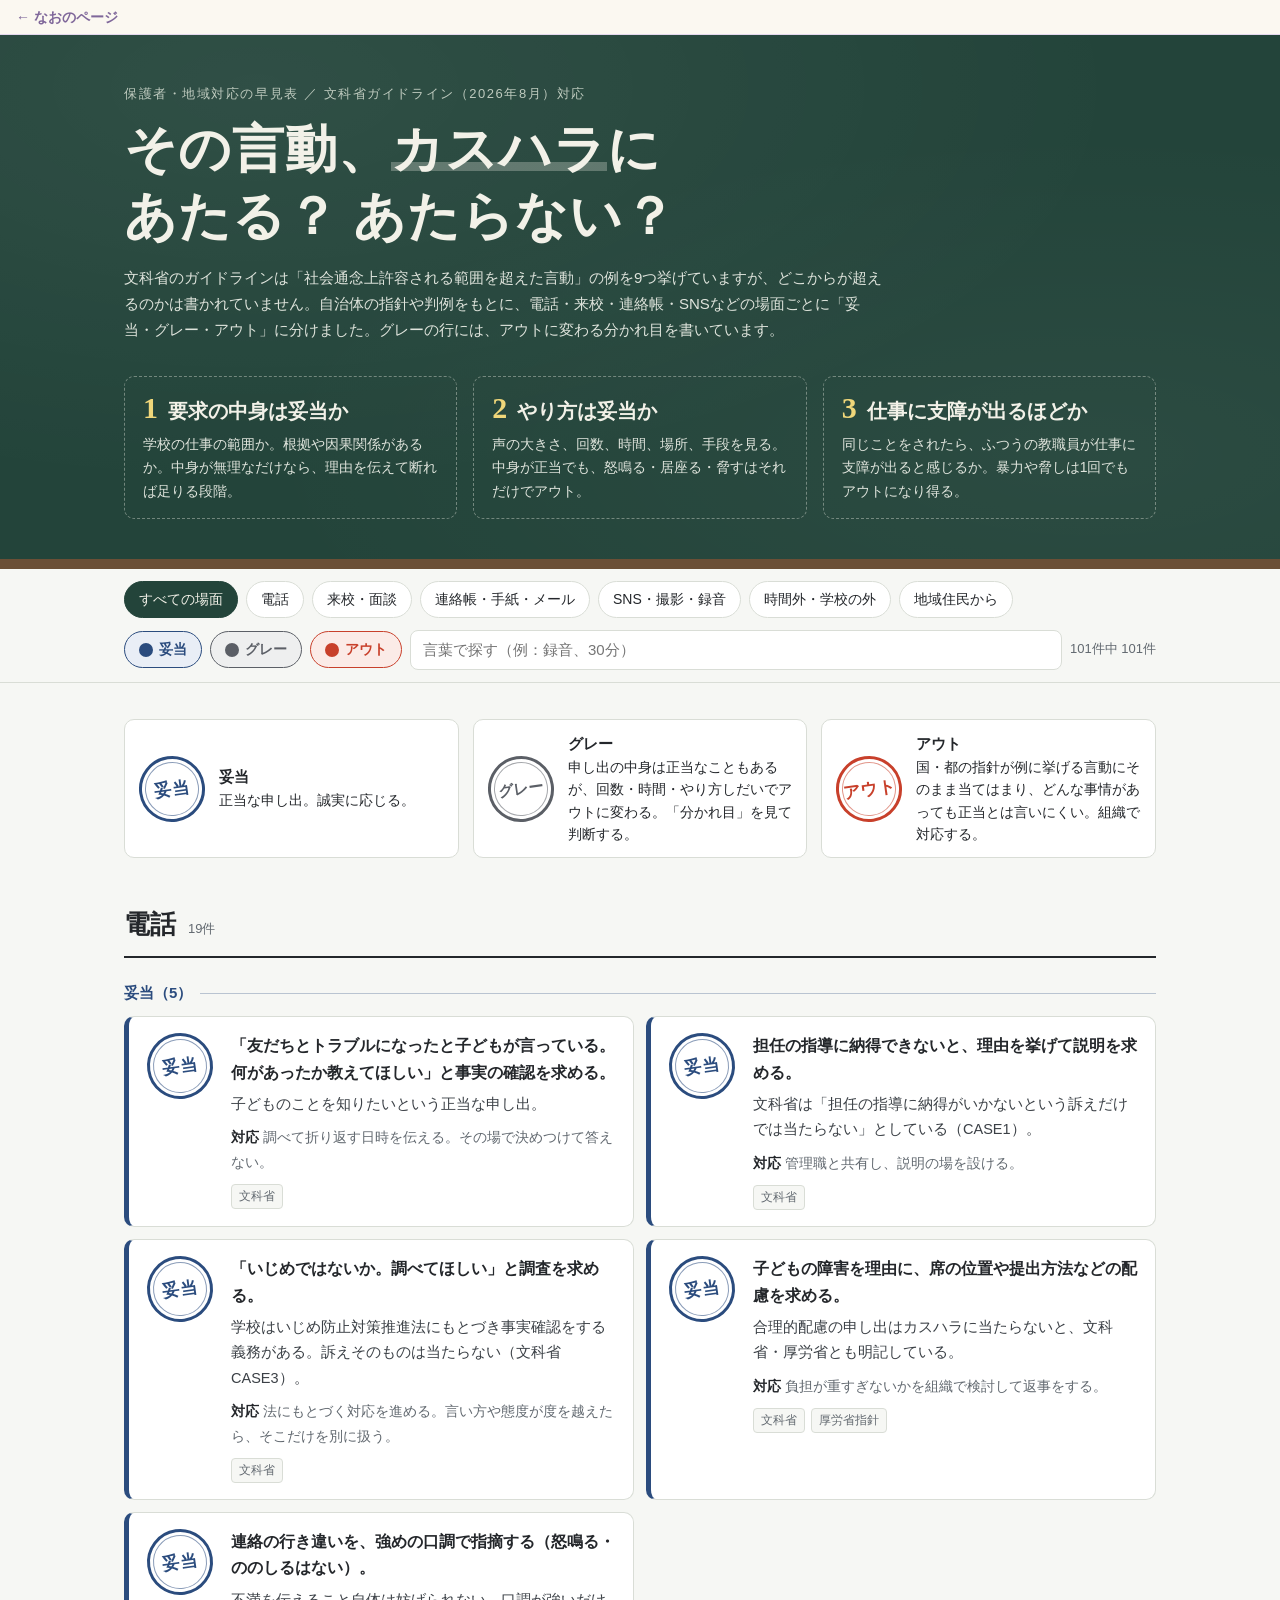
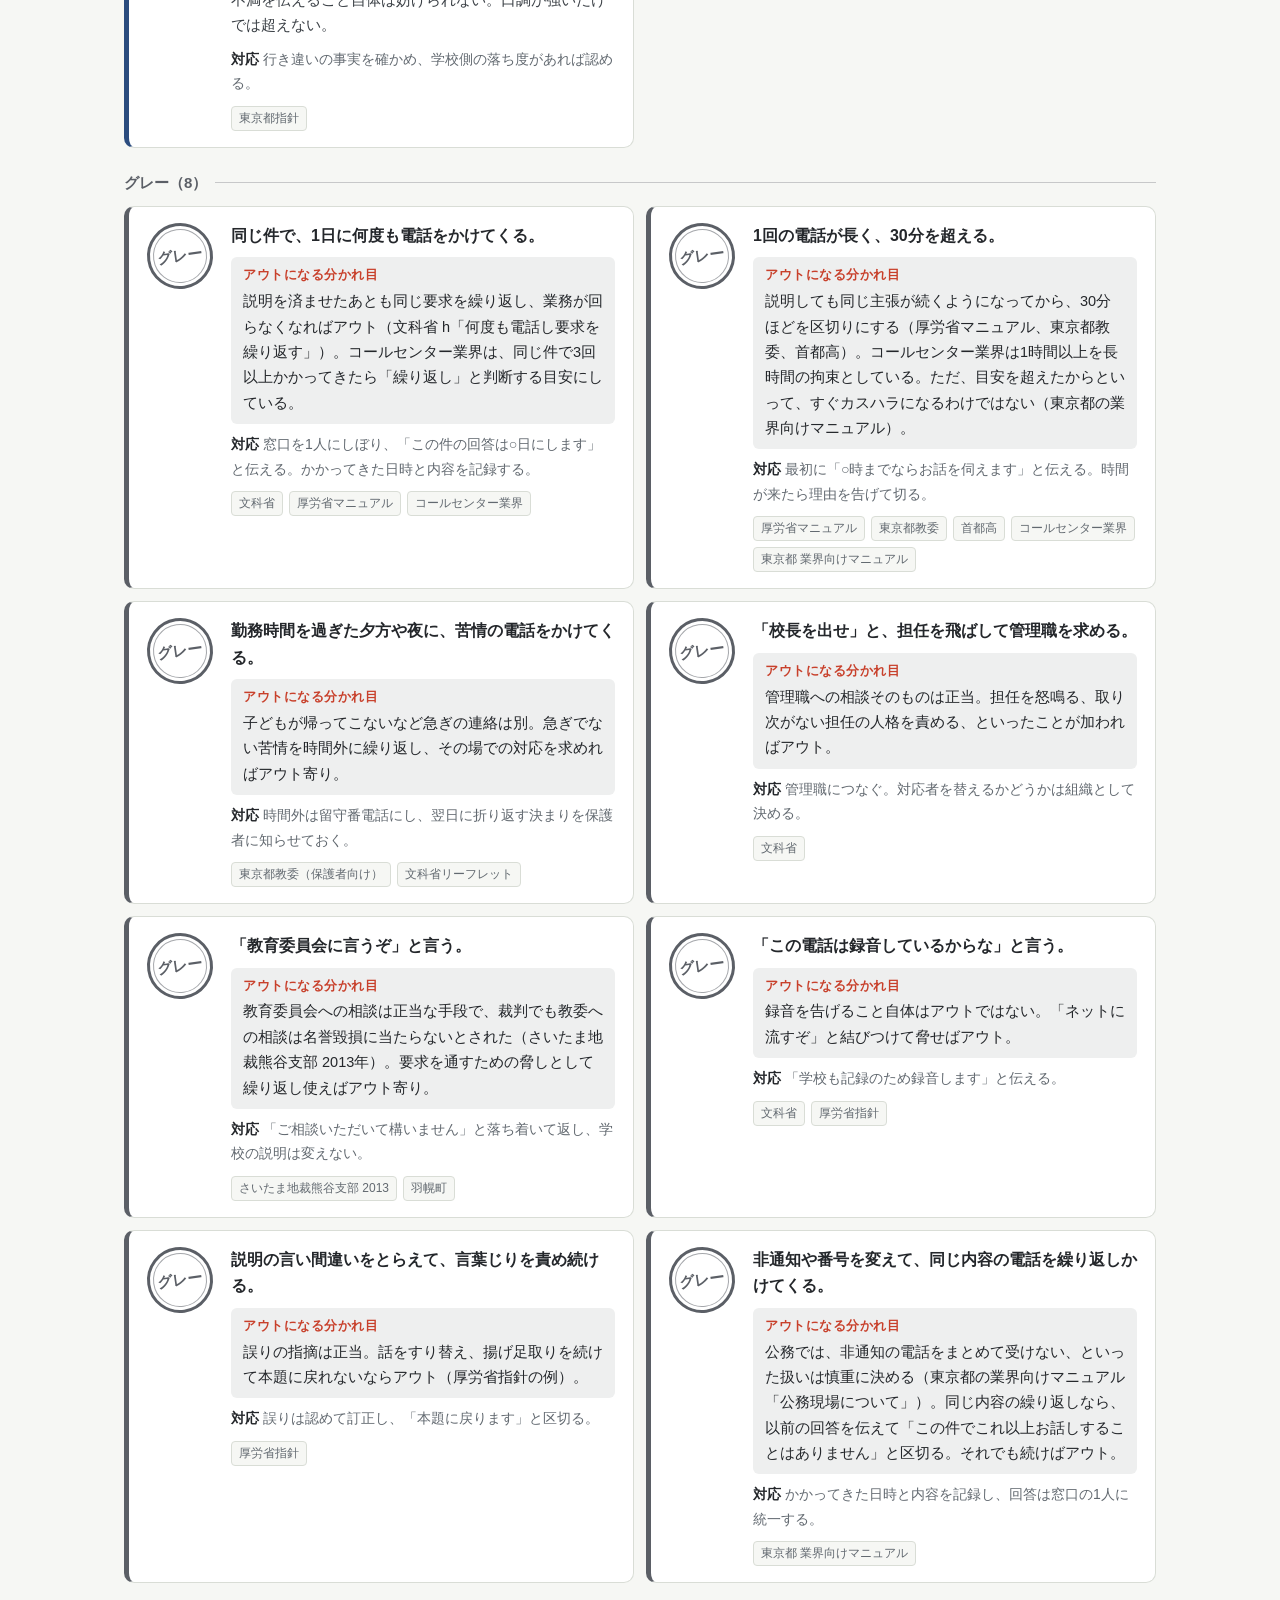
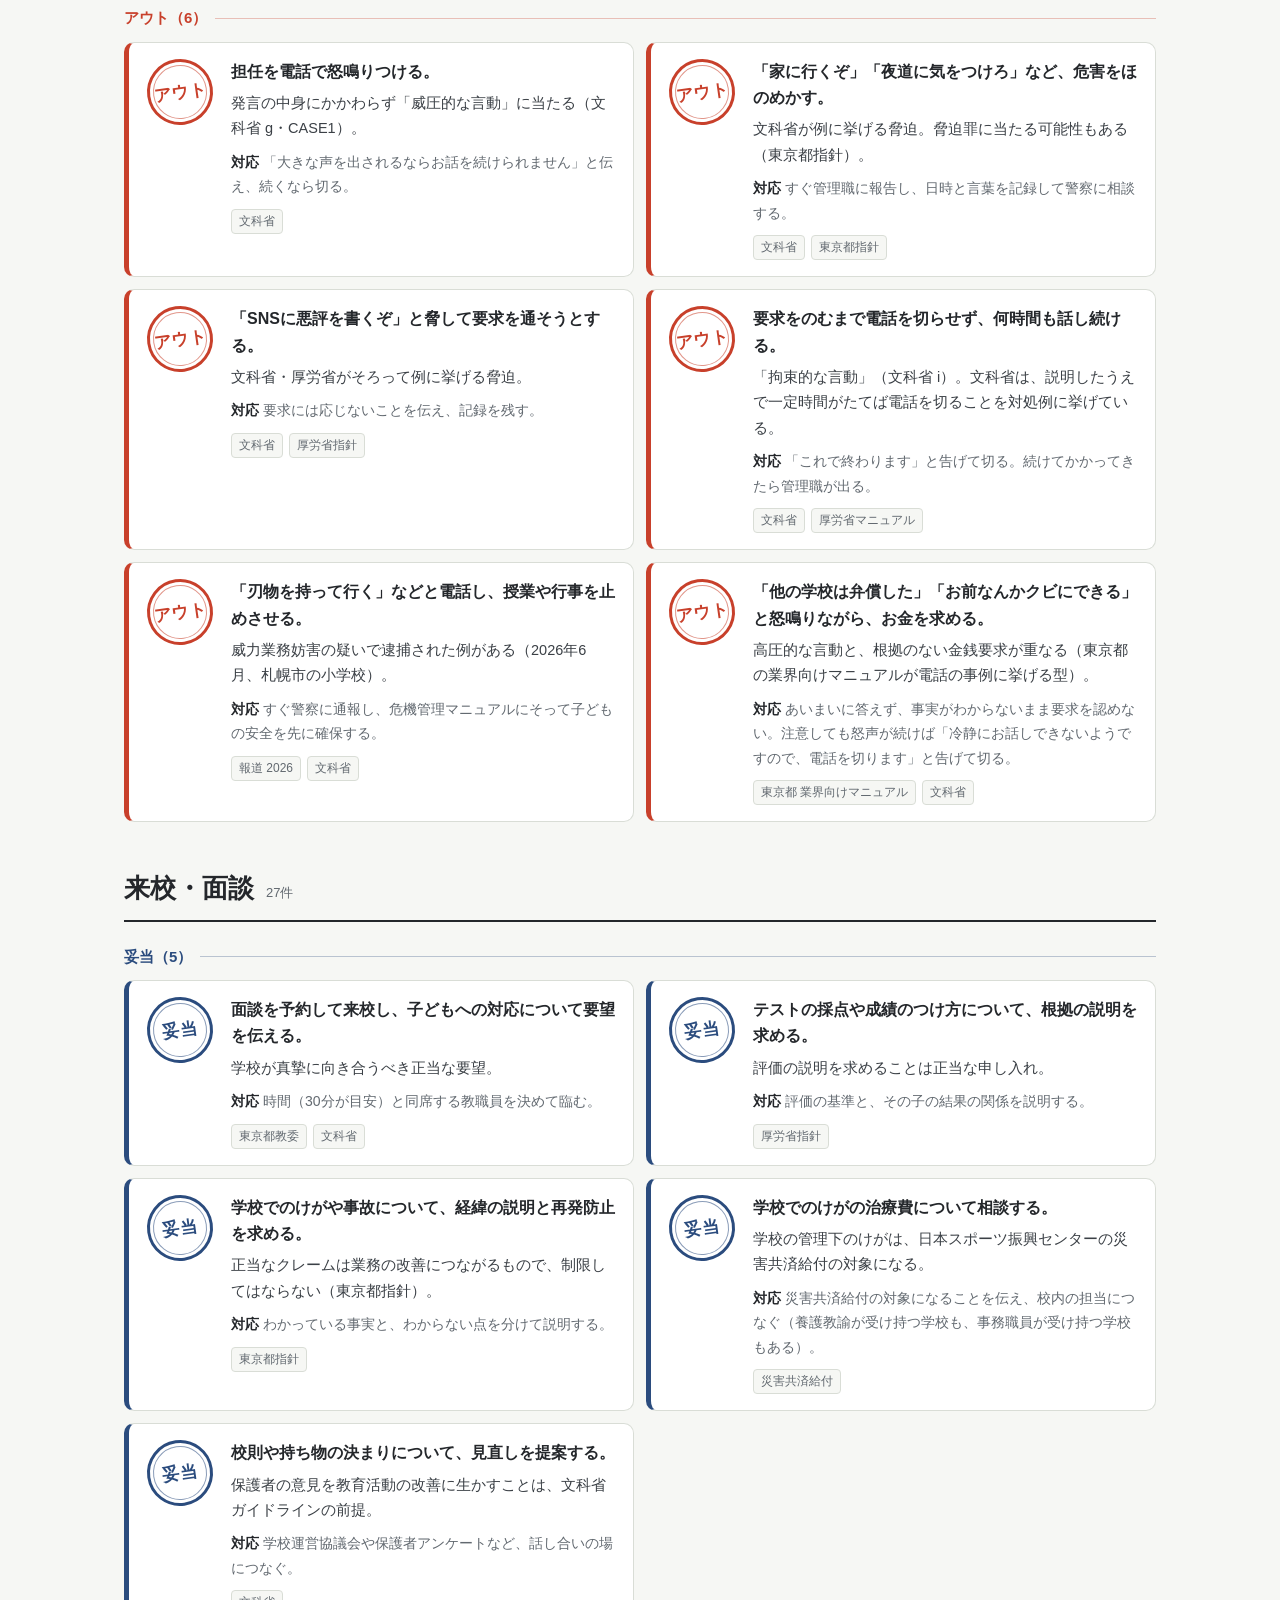
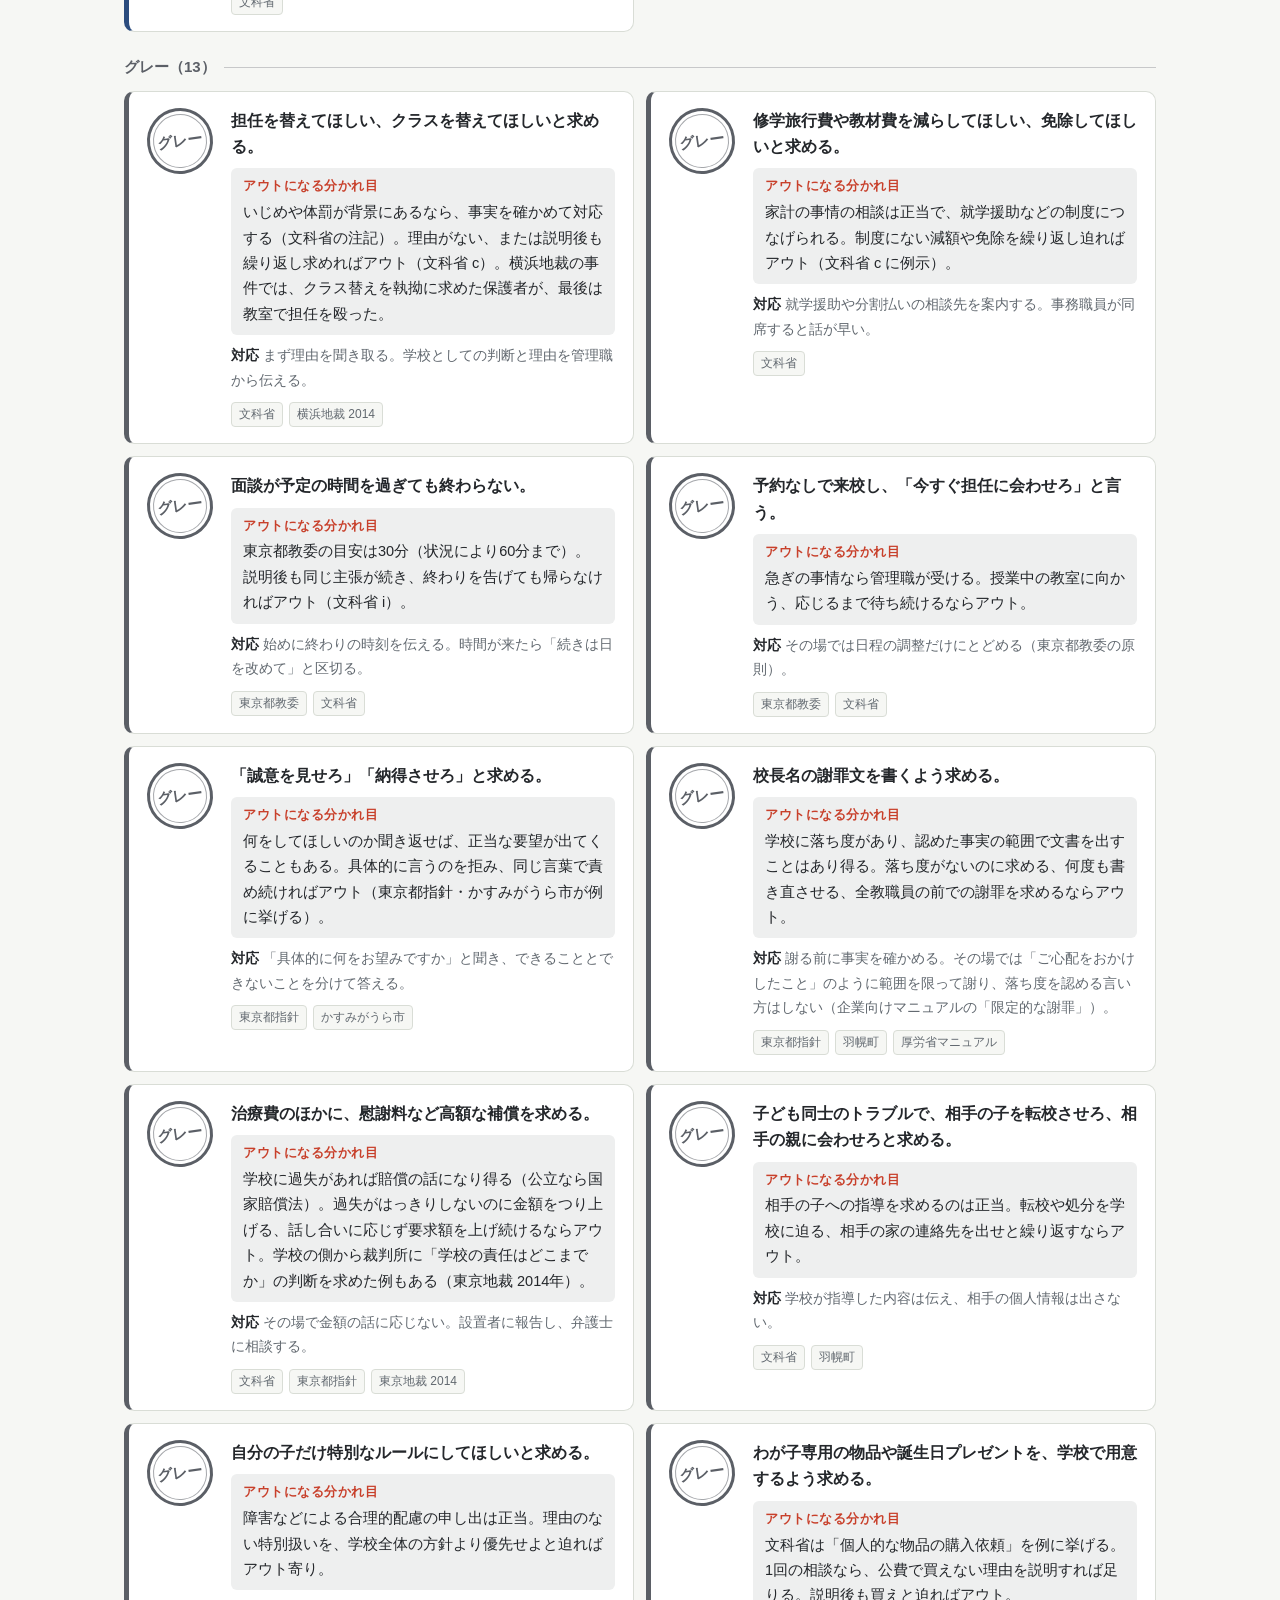
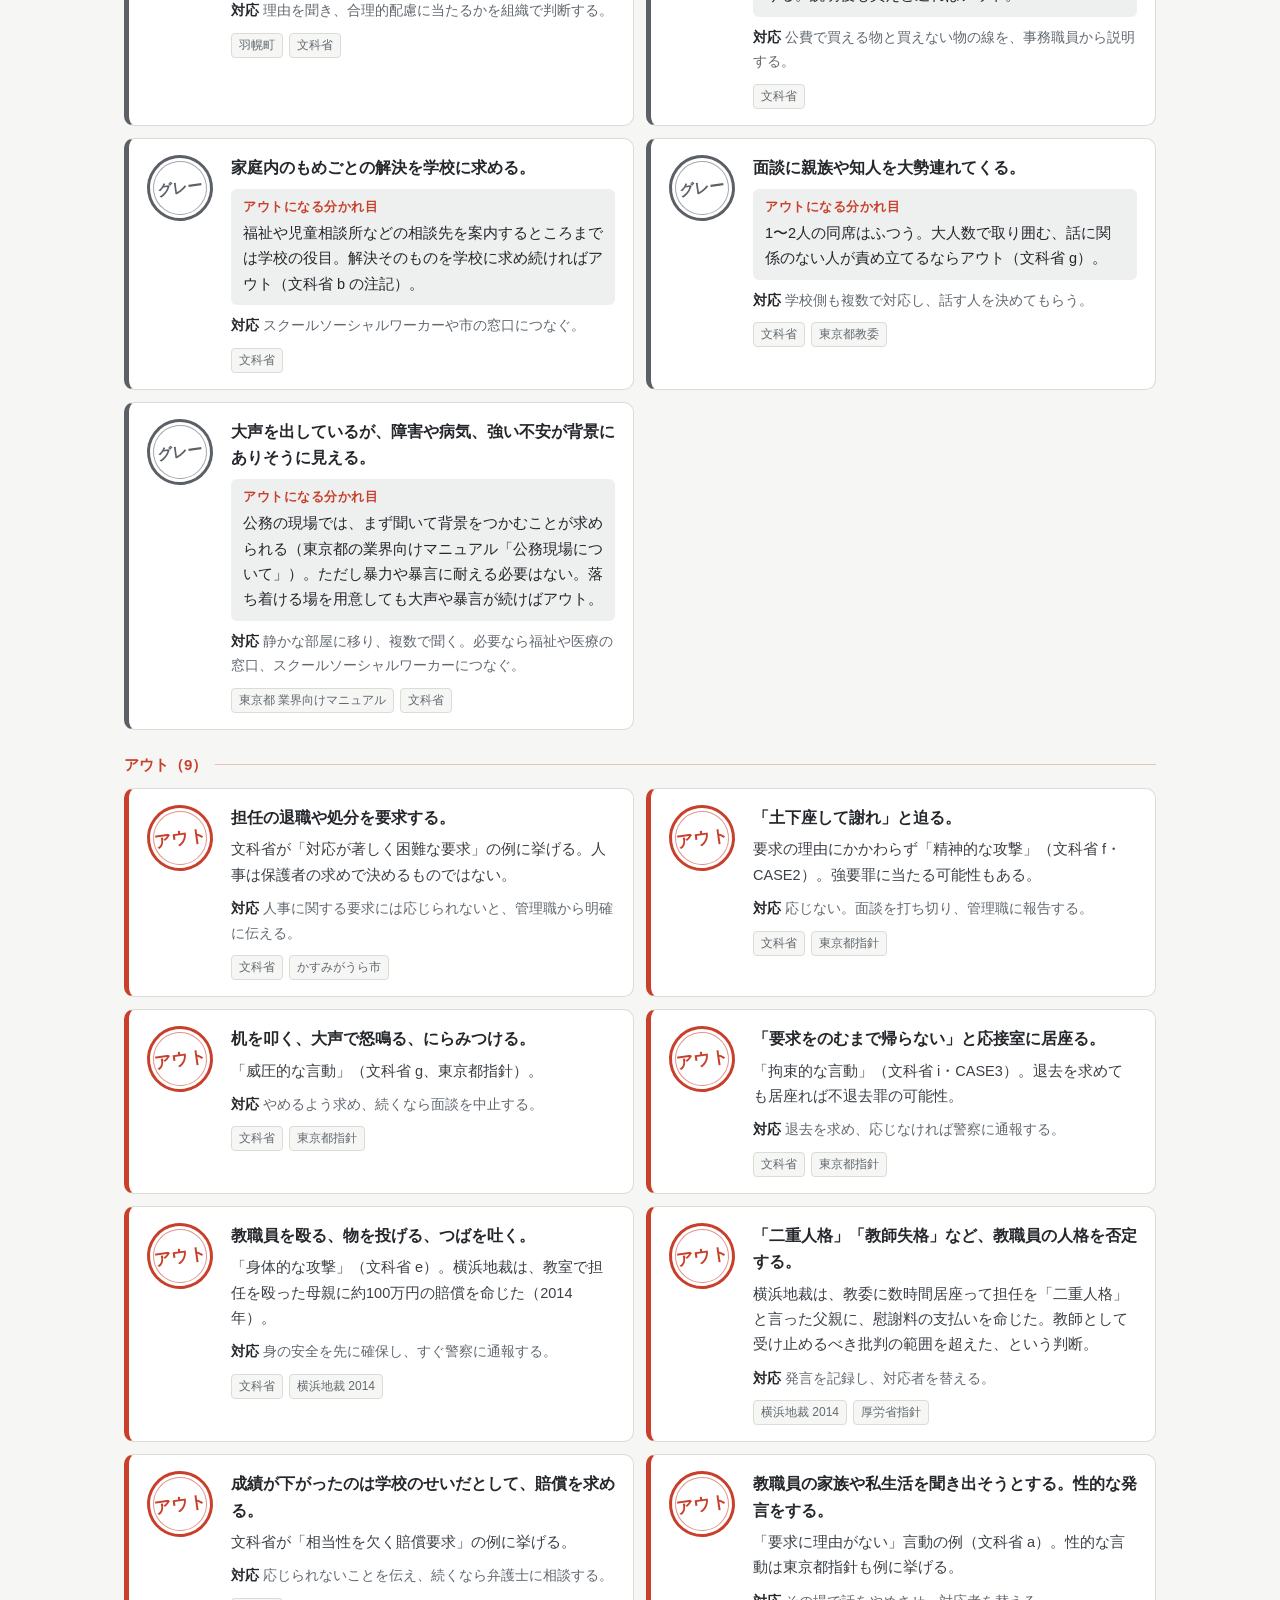
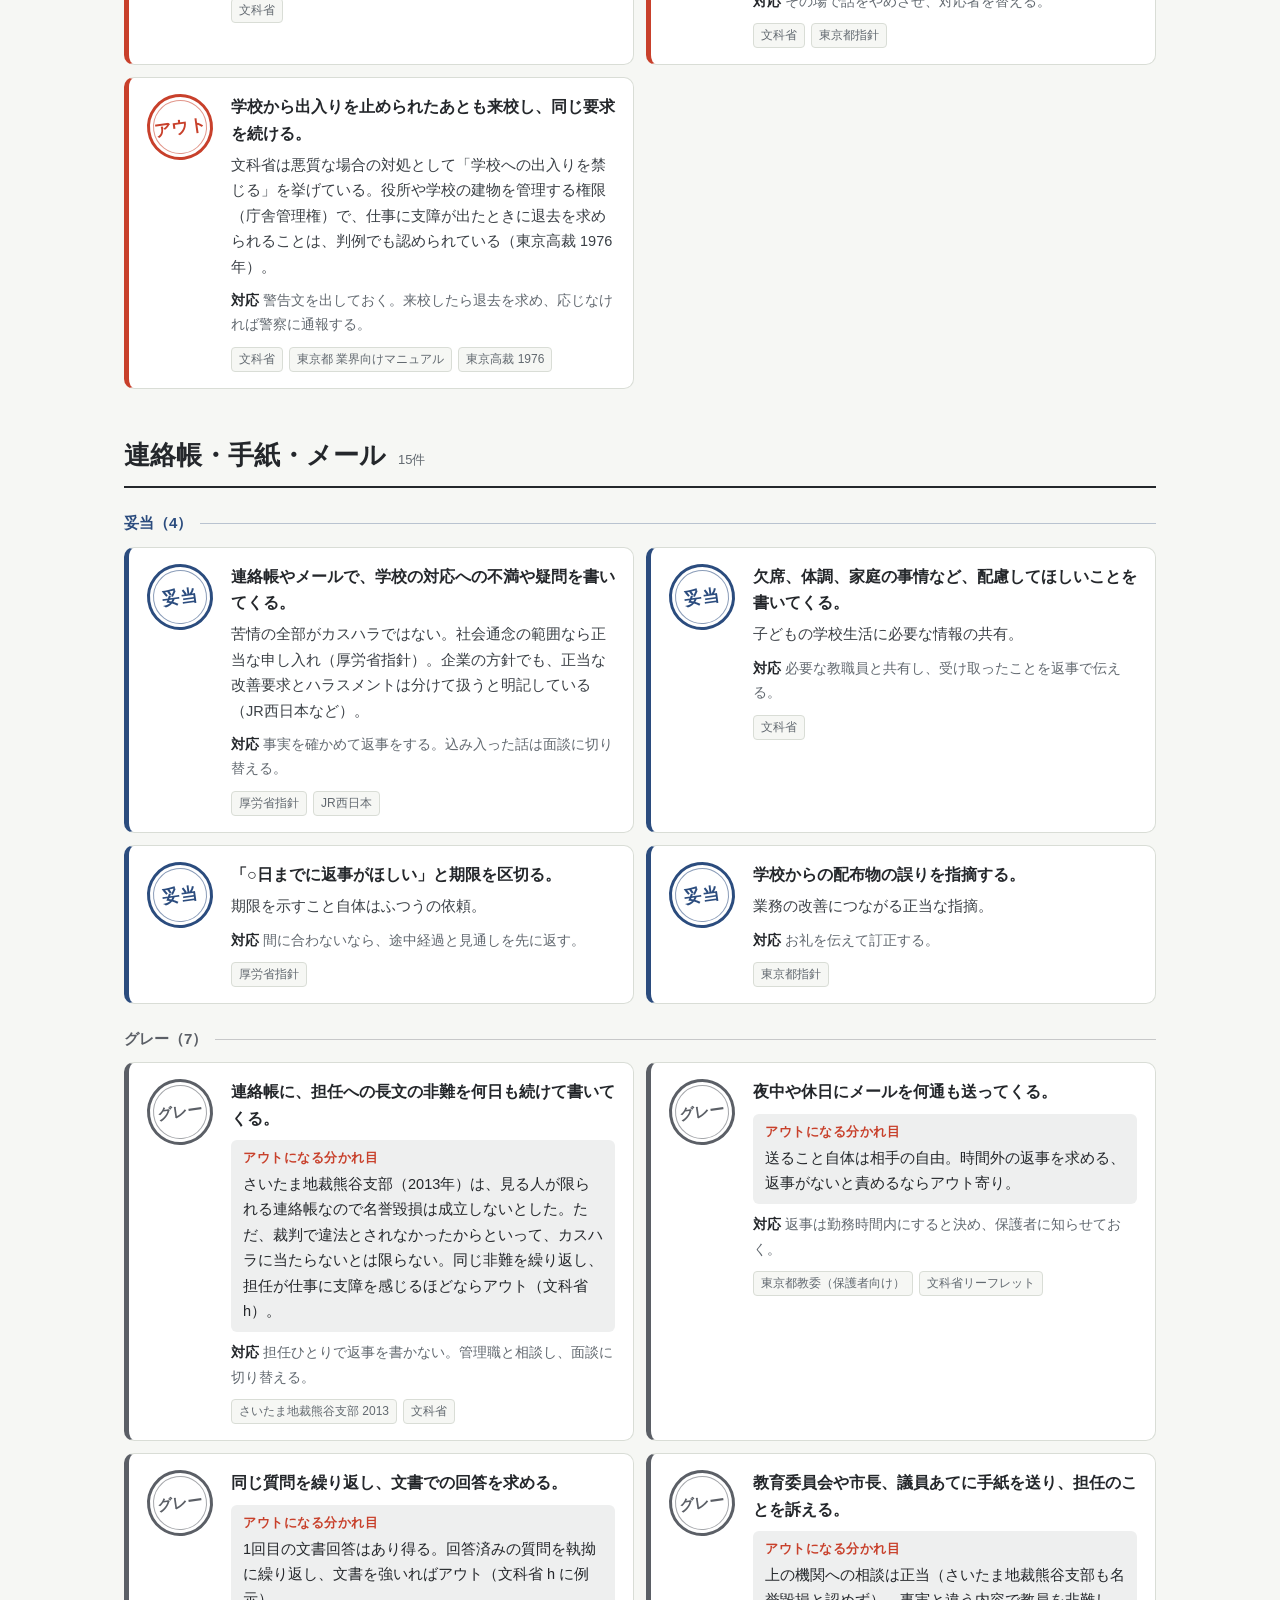
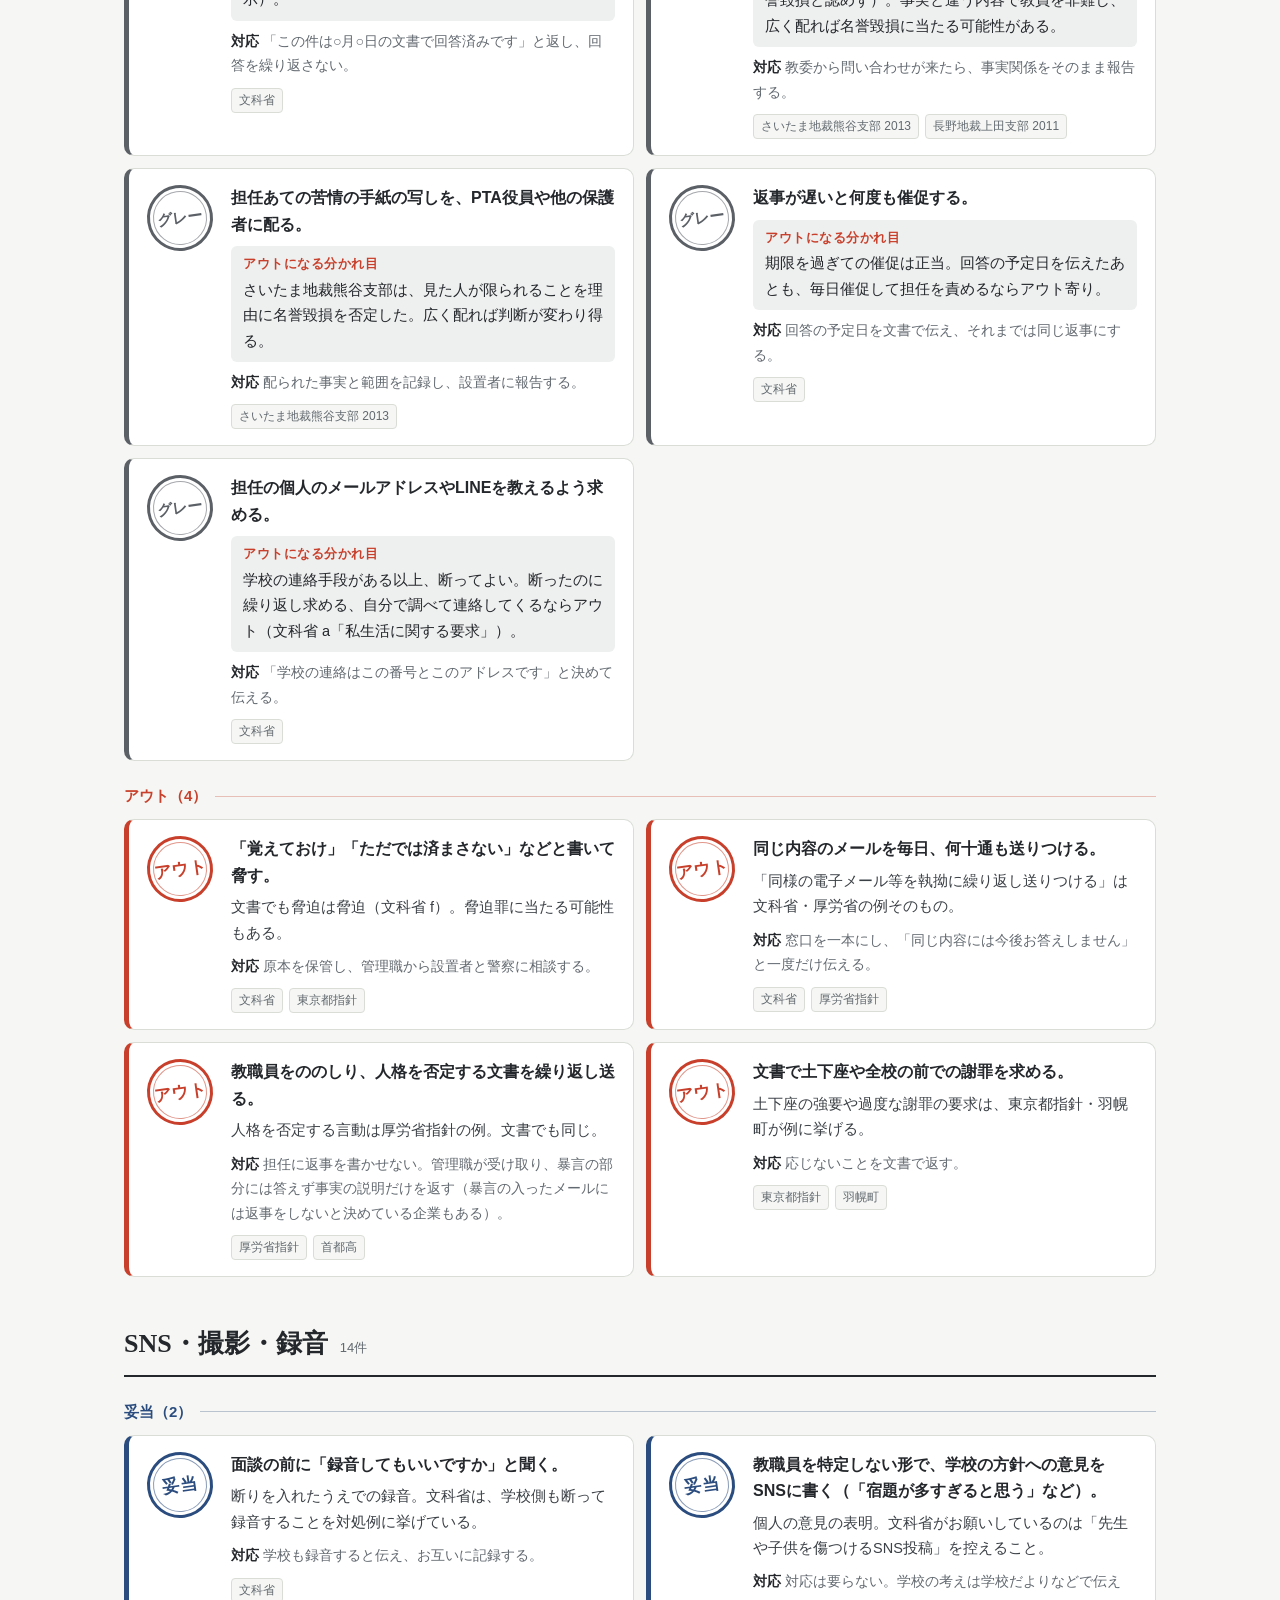
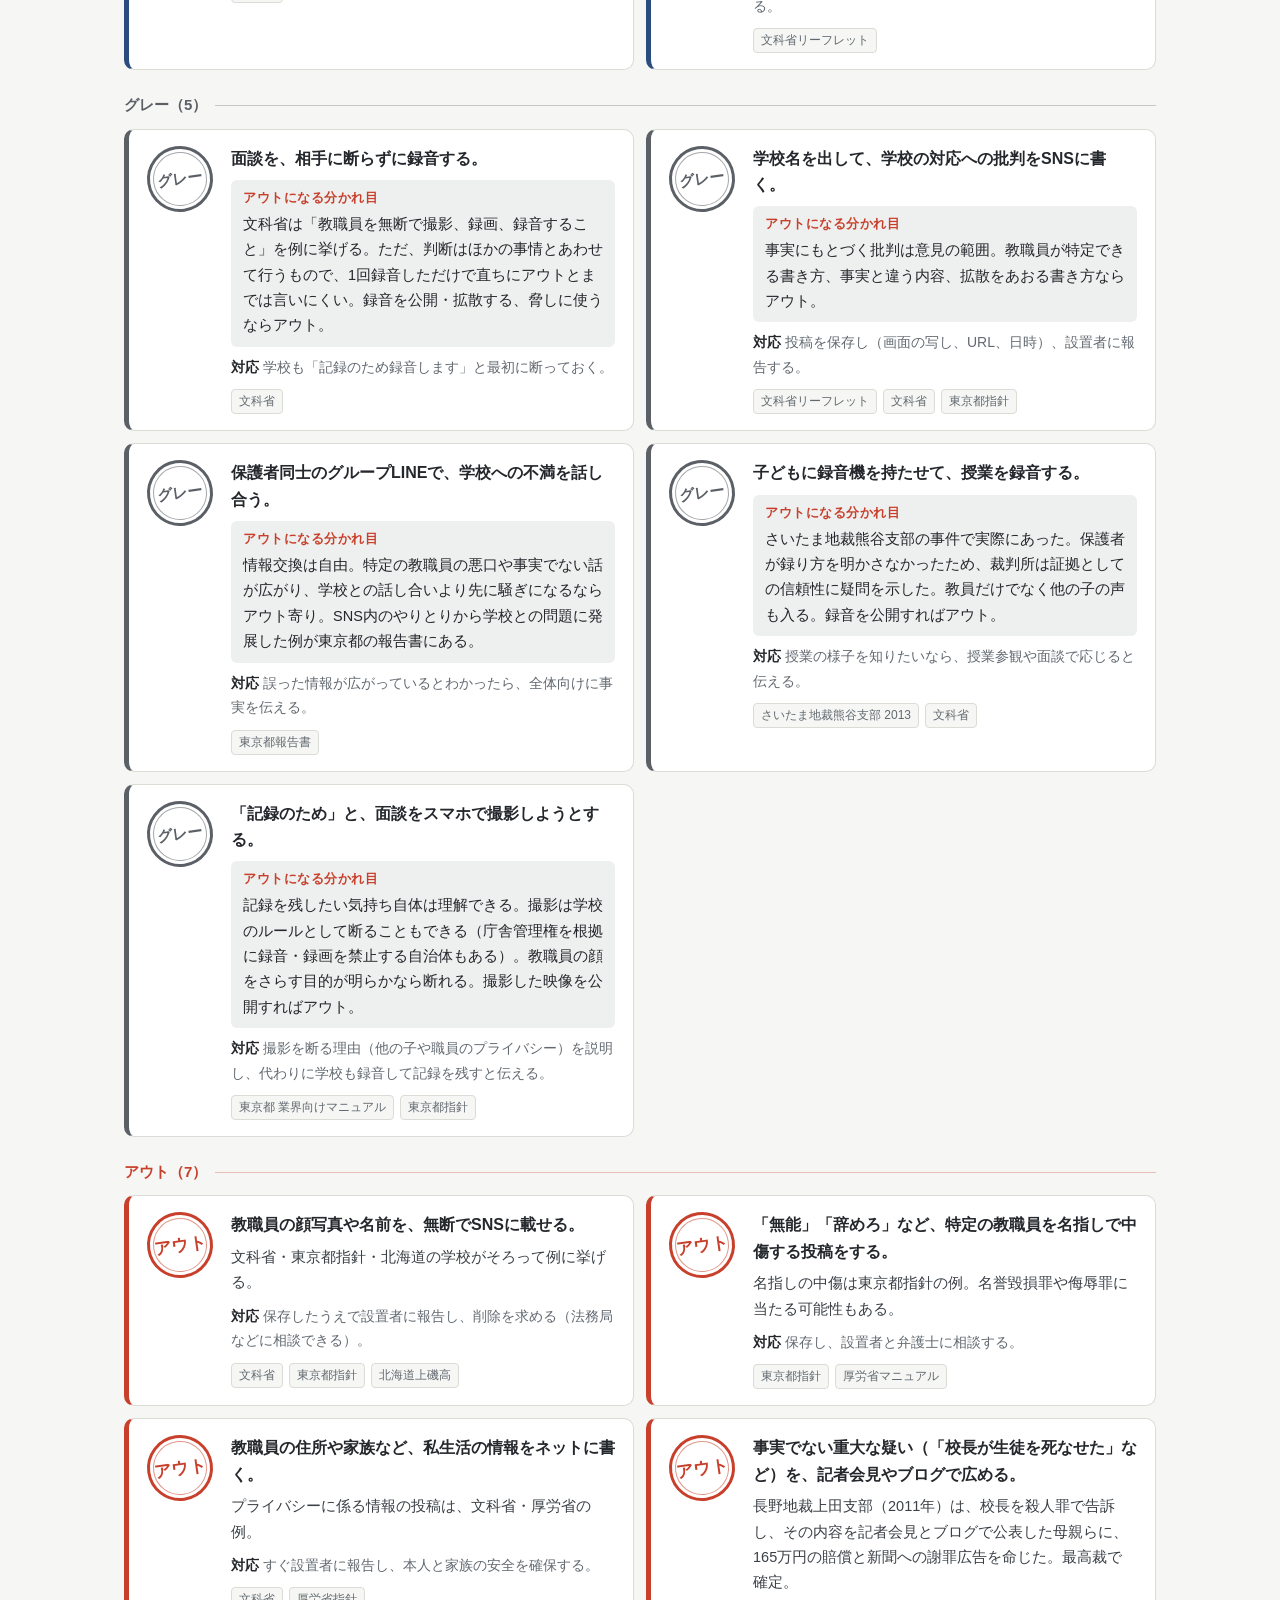
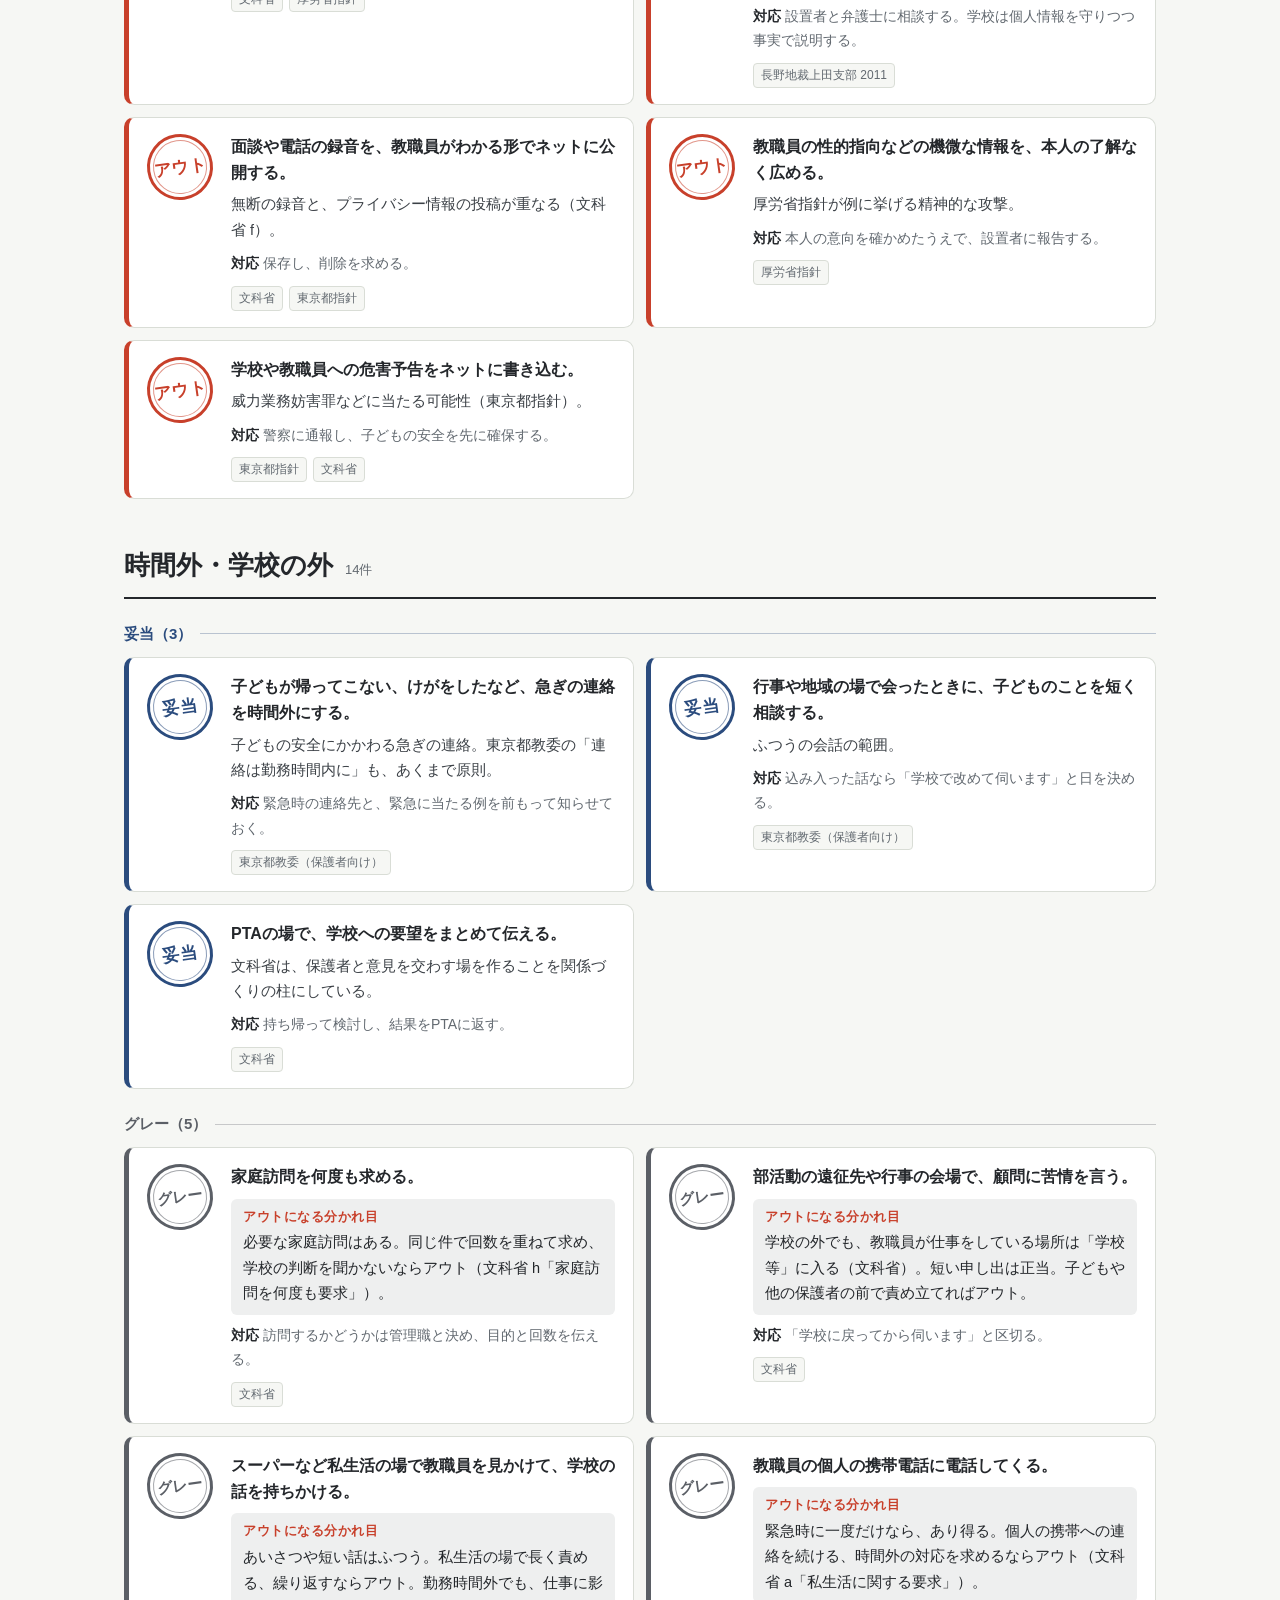
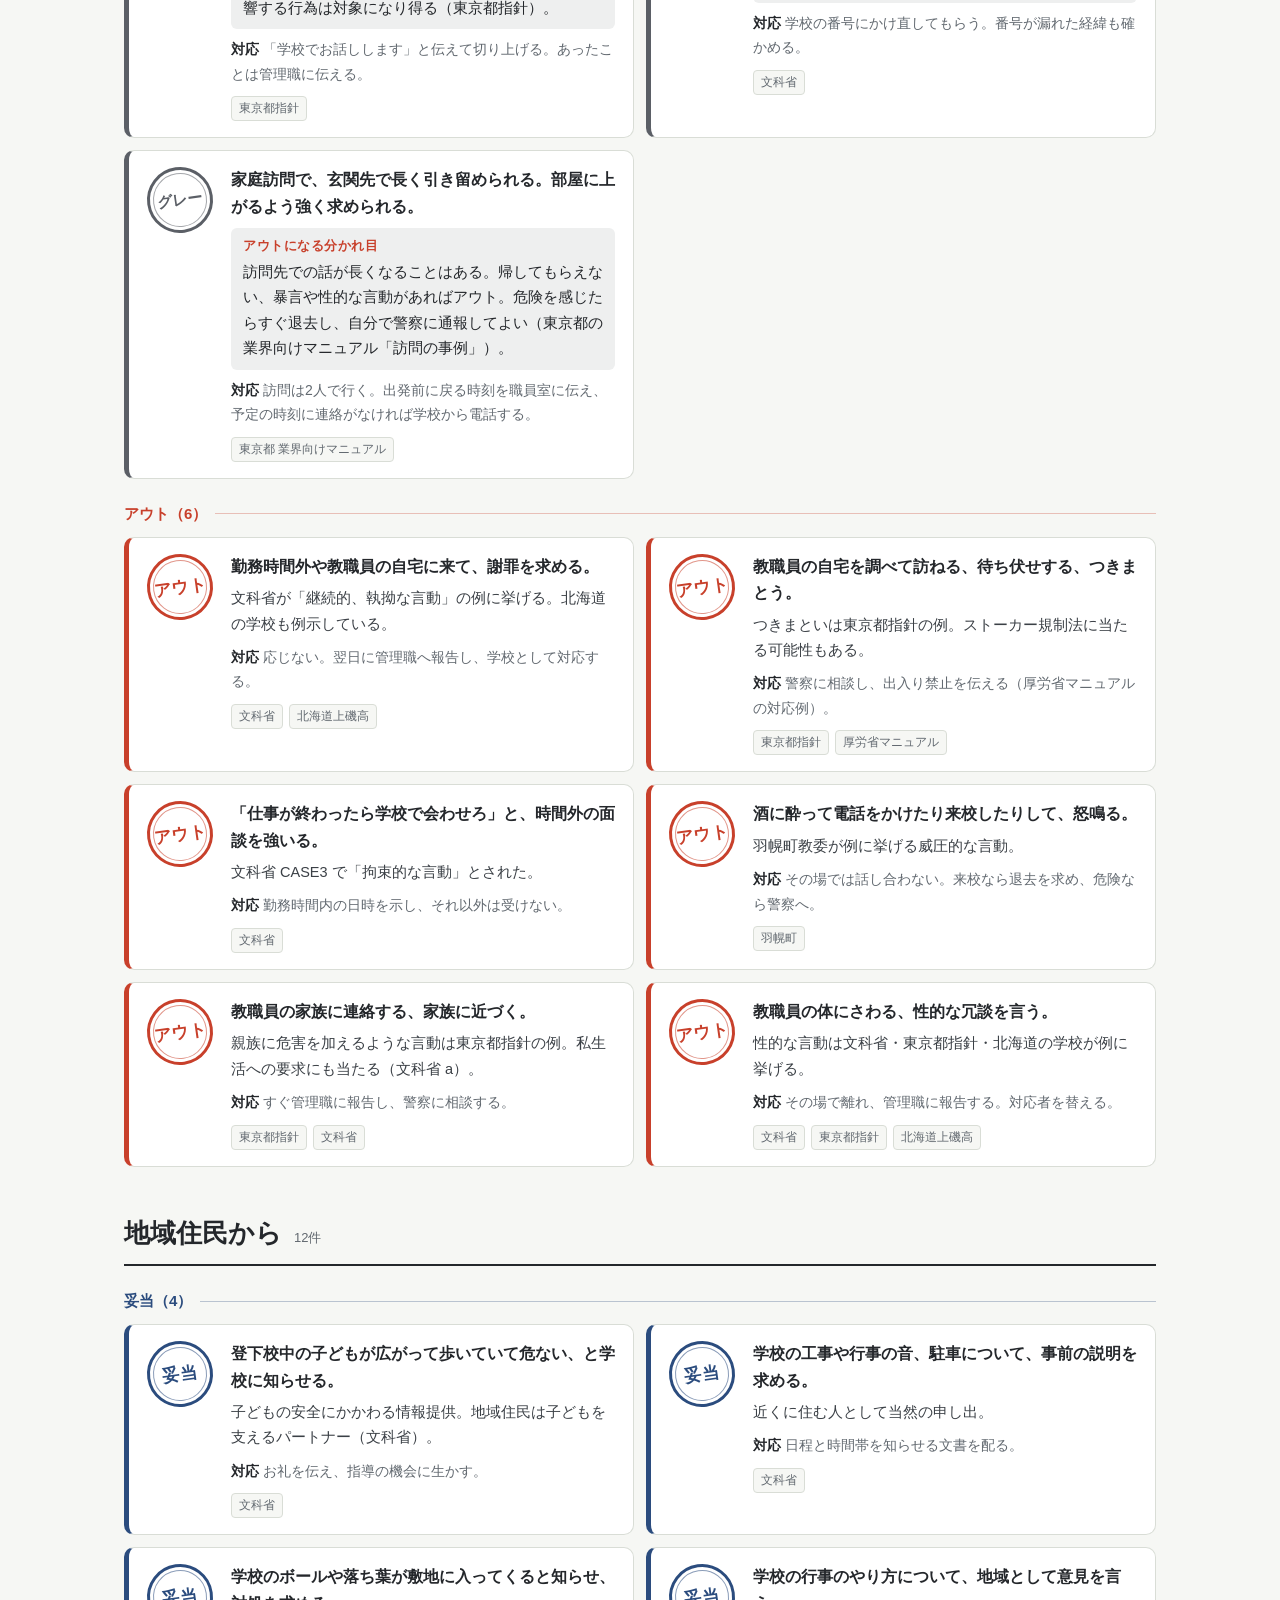
<file: kasuhara/index.html>
<!doctype html>
<html lang="ja">
<head>
<meta charset="utf-8">
<meta name="viewport" content="width=device-width, initial-scale=1">
<title>カスハラ判定一覧</title>
<meta name="description" content="保護者・地域住民の言動が「妥当・グレー・アウト」のどれに入るかを、場面ごとに引ける早見表。文科省ガイドライン（2026年8月）・自治体の指針・判例をもとに作成。">
<style>
:root{
  --board:#23443a;      /* 黒板 */
  --board-deep:#1a342c;
  --chalk:#f2f1e8;      /* チョーク */
  --chalk-dim:#bfcbbf;
  --paper:#f6f7f4;      /* 紙 */
  --card:#ffffff;
  --ink:#24272b;        /* 本文 */
  --muted:#626970;
  --rule:#d9ddd6;
  --ai:#2b4c7e;         /* 藍：妥当 */
  --ai-bg:#e9eef6;
  --sumi:#5b5f66;       /* 墨：グレー */
  --sumi-bg:#eeefef;
  --shu:#c8402b;        /* 朱：アウト */
  --shu-bg:#fbebe7;
  --display:"Klee One", "UD Digi Kyokasho NK-R", "UD デジタル 教科書体 NK-R", "Hiragino Maru Gothic ProN", serif;
  --stamp:"Shippori Mincho B1", "Hiragino Mincho ProN", "Yu Mincho", "YuMincho", serif;
  --body:"BIZ UDPGothic", "Hiragino Sans", "Yu Gothic", "Meiryo", sans-serif;
  color-scheme: light;
}
*{box-sizing:border-box}
html{scroll-padding-top:150px}
body{margin:0;background:var(--paper);color:var(--ink);font-family:var(--body);font-size:16px;line-height:1.75;-webkit-text-size-adjust:100%}
a{color:var(--ai)}
:focus-visible{outline:3px solid #e0a526;outline-offset:2px;border-radius:4px}

/* ---------- 黒板 ---------- */
.board{background:var(--board);color:var(--chalk);position:relative;overflow:hidden;border-bottom:10px solid #6b4f36}
.board::before{content:"";position:absolute;inset:0;background:
  radial-gradient(ellipse at 20% 10%,rgba(255,255,255,.06),transparent 60%),
  radial-gradient(ellipse at 85% 80%,rgba(255,255,255,.04),transparent 55%);pointer-events:none}
.board-inner{position:relative;max-width:1080px;margin:0 auto;padding:48px 24px 40px}
.eyebrow{font-size:13px;letter-spacing:.12em;color:var(--chalk-dim);margin:0 0 10px}
.board h1{font-family:var(--display);font-weight:600;font-size:clamp(26px,5.6vw,52px);line-height:1.3;margin:0 0 14px;letter-spacing:.02em}
.board h1 .nw{display:inline-block}
.board h1 .u{background:linear-gradient(transparent 72%,rgba(242,241,232,.28) 72%,rgba(242,241,232,.28) 88%,transparent 88%)}
.lead{max-width:760px;margin:0;color:#dfe4dc;font-size:15px}
.steps{display:grid;grid-template-columns:repeat(3,1fr);gap:16px;margin:32px 0 0;padding:0;list-style:none}
.step{border:1.5px dashed rgba(242,241,232,.38);border-radius:10px;padding:16px 18px 14px}
.step b{display:flex;align-items:baseline;gap:10px;font-family:var(--display);font-weight:600;font-size:20px;margin-bottom:4px}
.step b span{font-size:30px;line-height:1;color:#f0d77a}
.step p{margin:0;font-size:14px;color:#dfe4dc;line-height:1.7}

/* ---------- 判子 ---------- */
.stamp{flex:none;display:inline-grid;place-items:center;width:66px;height:66px;border-radius:50%;
  border:3px solid currentColor;font-family:var(--stamp);font-weight:800;font-size:17px;letter-spacing:.04em;
  transform:rotate(-8deg);position:relative;background:transparent;line-height:1}
.stamp::after{content:"";position:absolute;inset:3px;border-radius:50%;border:1px solid currentColor;opacity:.55}
.stamp.ok{color:var(--ai)} .stamp.gray{color:var(--sumi);font-size:15px} .stamp.out{color:var(--shu)}
.stamp.sm{width:44px;height:44px;font-size:12px;border-width:2px}
.stamp.sm.gray{font-size:11px}
.stamp.sm::after{inset:2px}

/* ---------- 絞り込み ---------- */
.bar{position:sticky;top:0;z-index:10;background:rgba(246,247,244,.96);backdrop-filter:blur(6px);border-bottom:1px solid var(--rule)}
.bar-inner{max-width:1080px;margin:0 auto;padding:12px 24px;display:flex;flex-direction:column;gap:10px}
.row{display:flex;flex-wrap:wrap;gap:8px;align-items:center}
.scenes{overflow-x:auto;flex-wrap:nowrap;scrollbar-width:none;padding-bottom:2px}
.scenes::-webkit-scrollbar{display:none}
.chip{font:inherit;font-size:14px;border:1.5px solid var(--rule);background:var(--card);color:var(--ink);border-radius:999px;padding:5px 14px;cursor:pointer;white-space:nowrap}
.chip[aria-pressed="true"]{background:var(--board);color:var(--chalk);border-color:var(--board)}
.lv{display:inline-flex;align-items:center;gap:6px;font-weight:700}
.lv::before{content:"";width:10px;height:10px;border-radius:50%;border:2px solid currentColor}
.lv.ok{color:var(--ai)} .lv.gray{color:var(--sumi)} .lv.out{color:var(--shu)}
.lv[aria-pressed="true"].ok{background:var(--ai-bg);border-color:var(--ai);color:var(--ai)}
.lv[aria-pressed="true"].gray{background:var(--sumi-bg);border-color:var(--sumi);color:var(--sumi)}
.lv[aria-pressed="true"].out{background:var(--shu-bg);border-color:var(--shu);color:var(--shu)}
.lv[aria-pressed="false"]{opacity:.55}
.lv[aria-pressed="false"]::before{background:transparent}
.lv[aria-pressed="true"]::before{background:currentColor}
.search{flex:1;min-width:180px;font:inherit;font-size:15px;padding:6px 12px;border:1.5px solid var(--rule);border-radius:8px;background:var(--card)}
.count{font-size:13px;color:var(--muted);margin-left:auto;white-space:nowrap}

/* ---------- 本文 ---------- */
main{max-width:1080px;margin:0 auto;padding:8px 24px 64px}
.legend{display:grid;grid-template-columns:repeat(3,1fr);gap:14px;margin:28px 0 8px}
.legend div{display:flex;gap:14px;align-items:center;background:var(--card);border:1px solid var(--rule);border-radius:10px;padding:12px 14px;font-size:14px;line-height:1.6}
.legend b{display:block;font-size:15px}
.scene{margin-top:44px}
.scene h2{display:flex;align-items:baseline;gap:12px;font-family:var(--display);font-weight:600;font-size:26px;margin:0 0 4px;padding-bottom:8px;border-bottom:2px solid var(--ink)}
.scene h2 small{font-family:var(--body);font-size:13px;font-weight:400;color:var(--muted)}
.sub{display:flex;align-items:center;gap:8px;margin:22px 0 10px;font-weight:700;font-size:15px}
.sub.ok{color:var(--ai)} .sub.gray{color:var(--sumi)} .sub.out{color:var(--shu)}
.sub::after{content:"";flex:1;height:1px;background:currentColor;opacity:.3}
.cards{display:grid;gap:12px;grid-template-columns:repeat(auto-fill,minmax(min(100%,460px),1fr))}
.card{display:flex;gap:18px;align-items:flex-start;background:var(--card);border:1px solid var(--rule);border-left:5px solid var(--rule);border-radius:10px;padding:16px 18px}
.card.ok{border-left-color:var(--ai)} .card.gray{border-left-color:var(--sumi)} .card.out{border-left-color:var(--shu)}
.card .body{min-width:0;flex:1}
.act{font-weight:700;font-size:16px;margin:0 0 6px;line-height:1.65}
.why{margin:0;font-size:14.5px;color:#3b4046}
.line{margin:8px 0 0;font-size:14.5px;padding:8px 12px;border-radius:6px;background:var(--sumi-bg)}
.line b{display:block;font-size:12.5px;color:var(--shu);letter-spacing:.04em;margin-bottom:2px}
.todo{margin:8px 0 0;font-size:14px;color:var(--muted)}
.todo b{color:var(--ink);font-weight:700;margin-right:4px}
.refs{display:flex;flex-wrap:wrap;gap:6px;margin-top:10px}
.ref{font-size:12px;text-decoration:none;color:var(--muted);border:1px solid var(--rule);border-radius:4px;padding:1px 7px;background:var(--paper)}
.ref:hover{color:var(--ai);border-color:var(--ai)}
.empty{padding:40px 0;text-align:center;color:var(--muted)}

/* ---------- 学校側・出典 ---------- */
.rules{margin-top:64px}
.rules h2{font-family:var(--display);font-weight:600;font-size:26px;margin:0 0 4px;padding-bottom:8px;border-bottom:2px solid var(--ink)}
.rules>p{margin:8px 0 16px;font-size:14px;color:var(--muted)}
.rules-grid{display:grid;grid-template-columns:repeat(auto-fill,minmax(min(100%,300px),1fr));gap:12px}
.rule{background:var(--card);border:1px solid var(--rule);border-radius:10px;padding:14px 16px}
.rule h3{font-size:15.5px;margin:0 0 4px;line-height:1.55}
.rule p{margin:0;font-size:14px;color:#3b4046}
.side{margin-top:48px;background:var(--board);color:var(--chalk);border-radius:14px;padding:32px 28px}
.side h2{font-family:var(--display);font-weight:600;font-size:26px;margin:0 0 4px}
.side>p{margin:0 0 18px;color:#dfe4dc;font-size:14px}
.side-grid{display:grid;grid-template-columns:repeat(2,1fr);gap:14px}
.side article{border:1.5px dashed rgba(242,241,232,.35);border-radius:10px;padding:14px 16px}
.side h3{font-size:15.5px;margin:0 0 6px;line-height:1.6;color:#f0d77a}
.side article p{margin:0;font-size:14px;color:#e5e9e2}
.side .ref{background:transparent;color:var(--chalk-dim);border-color:rgba(242,241,232,.3)}
.sources{margin-top:56px}
.sources h2,.notes h2{font-size:18px;margin:0 0 10px}
.sources ol{margin:0;padding-left:1.6em;font-size:13.5px;line-height:1.7}
.sources li{margin-bottom:6px;scroll-margin-top:160px}
.sources li:target{background:#fff6d6}
.sources a{word-break:break-all}
.notes{margin-top:36px;font-size:13.5px;color:var(--muted)}
.notes ul{margin:0;padding-left:1.3em}
footer{border-top:1px solid var(--rule);text-align:center;font-size:12.5px;color:var(--muted);padding:20px}

@media (max-width:760px){
  .board-inner{padding:34px 16px 30px}
  .steps,.legend,.side-grid{grid-template-columns:1fr}
  .bar-inner,main{padding-left:16px;padding-right:16px}
  .card{gap:12px;padding:14px}
  .stamp{width:50px;height:50px;font-size:13px}
  .stamp.gray{font-size:11.5px}
  .side{padding:24px 18px}
  html{scroll-padding-top:190px}
}
@media (prefers-reduced-motion:no-preference){
  .card{animation:press .32s ease-out both}
  @keyframes press{from{opacity:0;transform:translateY(4px)}to{opacity:1;transform:none}}
}
@media print{
  .bar{display:none}
  .card{break-inside:avoid;animation:none}
  .board,.side{-webkit-print-color-adjust:exact;print-color-adjust:exact}
}
</style>
</head>
<body>
<nav aria-label="なおのページへ戻る" style="background:#fbf8f1;border-bottom:1px solid #e3d7ed;font-size:14px;line-height:1;padding:10px 16px"><a href="../" style="color:#7f679a;font-weight:700;text-decoration:none">← なおのページ</a></nav>
<header class="board">
  <div class="board-inner">
    <p class="eyebrow">保護者・地域対応の早見表 ／ 文科省ガイドライン（2026年8月）対応</p>
    <h1><span class="nw">その言動、</span><span class="nw"><span class="u">カスハラ</span>に</span><br><span class="nw">あたる？</span> <span class="nw">あたらない？</span></h1>
    <p class="lead">文科省のガイドラインは「社会通念上許容される範囲を超えた言動」の例を9つ挙げていますが、どこからが超えるのかは書かれていません。自治体の指針や判例をもとに、電話・来校・連絡帳・SNSなどの場面ごとに「妥当・グレー・アウト」に分けました。グレーの行には、アウトに変わる分かれ目を書いています。</p>
    <ol class="steps" id="steps"></ol>
  </div>
</header>

<nav class="bar" aria-label="絞り込み">
  <div class="bar-inner">
    <div class="row scenes" id="scenes" role="group" aria-label="場面"></div>
    <div class="row">
      <div class="row" id="levels" role="group" aria-label="判定"></div>
      <input class="search" id="q" type="search" placeholder="言葉で探す（例：録音、30分）" aria-label="言葉で探す">
      <span class="count" id="count" aria-live="polite"></span>
    </div>
  </div>
</nav>

<main>
  <section class="legend" id="legend" aria-label="判定の意味"></section>
  <div id="list"></div>
  <section class="rules" aria-labelledby="rules-h">
    <h2 id="rules-h">対応の目安</h2>
    <p>国・都の指針と、企業や業界団体のカスハラ対策から、学校でそのまま使えるものを選びました。</p>
    <div class="rules-grid" id="rules"></div>
  </section>
  <section class="side" id="side" aria-labelledby="side-h">
    <h2 id="side-h">判例が示す、学校の側の落とし穴</h2>
    <p>保護者の言動だけでなく、学校の受け止め方も裁判で問われています。</p>
    <div class="side-grid" id="side-grid"></div>
  </section>
  <section class="sources" aria-labelledby="src-h">
    <h2 id="src-h">根拠にした資料</h2>
    <ol id="sources"></ol>
  </section>
  <section class="notes" aria-labelledby="notes-h">
    <h2 id="notes-h">使うときに</h2>
    <ul id="notes"></ul>
  </section>
</main>
<footer>作成：なお（学校事務）／ <span id="updated"></span> 時点の公表資料にもとづく／ <a id="home" href="#">なおのページへ</a></footer>

<script>
const DATA = {"title": "保護者・地域対応 カスハラ判定一覧", "subtitle": "文科省ガイドライン（2026年8月）を、場面ごとの「妥当・グレー・アウト」に落とした早見表", "updated": "2026-10-07", "levels": {"ok": {"label": "妥当", "desc": "正当な申し出。誠実に応じる。"}, "gray": {"label": "グレー", "desc": "申し出の中身は正当なこともあるが、回数・時間・やり方しだいでアウトに変わる。「分かれ目」を見て判断する。"}, "out": {"label": "アウト", "desc": "国・都の指針が例に挙げる言動にそのまま当てはまり、どんな事情があっても正当とは言いにくい。組織で対応する。"}}, "steps": [{"no": "1", "title": "要求の中身は妥当か", "body": "学校の仕事の範囲か。根拠や因果関係があるか。中身が無理なだけなら、理由を伝えて断れば足りる段階。"}, {"no": "2", "title": "やり方は妥当か", "body": "声の大きさ、回数、時間、場所、手段を見る。中身が正当でも、怒鳴る・居座る・脅すはそれだけでアウト。"}, {"no": "3", "title": "仕事に支障が出るほどか", "body": "同じことをされたら、ふつうの教職員が仕事に支障が出ると感じるか。暴力や脅しは1回でもアウトになり得る。"}], "scenes": [{"id": "tel", "label": "電話", "icon": "phone"}, {"id": "visit", "label": "来校・面談", "icon": "door", "print_label": "来校・\n面談"}, {"id": "writing", "label": "連絡帳・手紙・メール", "icon": "note", "print_label": "連絡帳・\n手紙・\nメール"}, {"id": "sns", "label": "SNS・撮影・録音", "icon": "camera", "print_label": "SNS・\n撮影・録音"}, {"id": "outside", "label": "時間外・学校の外", "icon": "moon", "print_label": "時間外・\n学校の外"}, {"id": "community", "label": "地域住民から", "icon": "home", "print_label": "地域住民\nから"}], "rows": [{"scene": "tel", "level": "ok", "pick": true, "act": "「友だちとトラブルになったと子どもが言っている。何があったか教えてほしい」と事実の確認を求める。", "why": "子どものことを知りたいという正当な申し出。", "todo": "調べて折り返す日時を伝える。その場で決めつけて答えない。", "ref": ["mext"], "s": "トラブルの事実確認を求める"}, {"scene": "tel", "level": "ok", "pick": false, "act": "担任の指導に納得できないと、理由を挙げて説明を求める。", "why": "文科省は「担任の指導に納得がいかないという訴えだけでは当たらない」としている（CASE1）。", "todo": "管理職と共有し、説明の場を設ける。", "ref": ["mext"]}, {"scene": "tel", "level": "ok", "pick": true, "act": "「いじめではないか。調べてほしい」と調査を求める。", "why": "学校はいじめ防止対策推進法にもとづき事実確認をする義務がある。訴えそのものは当たらない（文科省 CASE3）。", "todo": "法にもとづく対応を進める。言い方や態度が度を越えたら、そこだけを別に扱う。", "ref": ["mext"], "s": "いじめの調査を求める"}, {"scene": "tel", "level": "ok", "pick": true, "act": "子どもの障害を理由に、席の位置や提出方法などの配慮を求める。", "why": "合理的配慮の申し出はカスハラに当たらないと、文科省・厚労省とも明記している。", "todo": "負担が重すぎないかを組織で検討して返事をする。", "ref": ["mext", "mhlw_s"], "s": "障害による配慮を求める"}, {"scene": "tel", "level": "ok", "pick": false, "act": "連絡の行き違いを、強めの口調で指摘する（怒鳴る・ののしるはない）。", "why": "不満を伝えること自体は妨げられない。口調が強いだけでは超えない。", "todo": "行き違いの事実を確かめ、学校側の落ち度があれば認める。", "ref": ["tokyo_j"]}, {"scene": "tel", "level": "gray", "pick": true, "act": "同じ件で、1日に何度も電話をかけてくる。", "line": "説明を済ませたあとも同じ要求を繰り返し、業務が回らなくなればアウト（文科省 h「何度も電話し要求を繰り返す」）。コールセンター業界は、同じ件で3回以上かかってきたら「繰り返し」と判断する目安にしている。", "todo": "窓口を1人にしぼり、「この件の回答は○日にします」と伝える。かかってきた日時と内容を記録する。", "ref": ["mext", "mhlw_m", "ccaj"], "s": "同じ件で1日に何度も電話", "ls": "説明を済ませたあとも同じ要求を繰り返し、業務が回らなくなったら"}, {"scene": "tel", "level": "gray", "pick": true, "act": "1回の電話が長く、30分を超える。", "line": "説明しても同じ主張が続くようになってから、30分ほどを区切りにする（厚労省マニュアル、東京都教委、首都高）。コールセンター業界は1時間以上を長時間の拘束としている。ただ、目安を超えたからといって、すぐカスハラになるわけではない（東京都の業界向けマニュアル）。", "todo": "最初に「○時までならお話を伺えます」と伝える。時間が来たら理由を告げて切る。", "ref": ["mhlw_m", "tokyo_g", "shutoko", "ccaj", "tokyo_m"], "s": "1回の電話が30分を超える", "ls": "同じ主張が続くようになってから、30分ほどたっても終わらなかったら"}, {"scene": "tel", "level": "gray", "pick": false, "act": "勤務時間を過ぎた夕方や夜に、苦情の電話をかけてくる。", "line": "子どもが帰ってこないなど急ぎの連絡は別。急ぎでない苦情を時間外に繰り返し、その場での対応を求めればアウト寄り。", "todo": "時間外は留守番電話にし、翌日に折り返す決まりを保護者に知らせておく。", "ref": ["tokyo_p", "mext_p"]}, {"scene": "tel", "level": "gray", "pick": false, "act": "「校長を出せ」と、担任を飛ばして管理職を求める。", "line": "管理職への相談そのものは正当。担任を怒鳴る、取り次がない担任の人格を責める、といったことが加わればアウト。", "todo": "管理職につなぐ。対応者を替えるかどうかは組織として決める。", "ref": ["mext"]}, {"scene": "tel", "level": "gray", "pick": true, "act": "「教育委員会に言うぞ」と言う。", "line": "教育委員会への相談は正当な手段で、裁判でも教委への相談は名誉毀損に当たらないとされた（さいたま地裁熊谷支部 2013年）。要求を通すための脅しとして繰り返し使えばアウト寄り。", "todo": "「ご相談いただいて構いません」と落ち着いて返し、学校の説明は変えない。", "ref": ["j2", "haboro"], "s": "「教育委員会に言うぞ」", "ls": "相談は正当。要求を通すための脅しとして繰り返し使ったら"}, {"scene": "tel", "level": "gray", "pick": false, "act": "「この電話は録音しているからな」と言う。", "line": "録音を告げること自体はアウトではない。「ネットに流すぞ」と結びつけて脅せばアウト。", "todo": "「学校も記録のため録音します」と伝える。", "ref": ["mext", "mhlw_s"]}, {"scene": "tel", "level": "gray", "pick": false, "act": "説明の言い間違いをとらえて、言葉じりを責め続ける。", "line": "誤りの指摘は正当。話をすり替え、揚げ足取りを続けて本題に戻れないならアウト（厚労省指針の例）。", "todo": "誤りは認めて訂正し、「本題に戻ります」と区切る。", "ref": ["mhlw_s"]}, {"scene": "tel", "level": "out", "pick": true, "act": "担任を電話で怒鳴りつける。", "why": "発言の中身にかかわらず「威圧的な言動」に当たる（文科省 g・CASE1）。", "todo": "「大きな声を出されるならお話を続けられません」と伝え、続くなら切る。", "ref": ["mext"], "s": "担任を怒鳴りつける"}, {"scene": "tel", "level": "out", "pick": true, "act": "「家に行くぞ」「夜道に気をつけろ」など、危害をほのめかす。", "why": "文科省が例に挙げる脅迫。脅迫罪に当たる可能性もある（東京都指針）。", "todo": "すぐ管理職に報告し、日時と言葉を記録して警察に相談する。", "ref": ["mext", "tokyo_j"], "s": "「家に行くぞ」と脅す"}, {"scene": "tel", "level": "out", "pick": false, "act": "「SNSに悪評を書くぞ」と脅して要求を通そうとする。", "why": "文科省・厚労省がそろって例に挙げる脅迫。", "todo": "要求には応じないことを伝え、記録を残す。", "ref": ["mext", "mhlw_s"]}, {"scene": "tel", "level": "out", "pick": true, "act": "要求をのむまで電話を切らせず、何時間も話し続ける。", "why": "「拘束的な言動」（文科省 i）。文科省は、説明したうえで一定時間がたてば電話を切ることを対処例に挙げている。", "todo": "「これで終わります」と告げて切る。続けてかかってきたら管理職が出る。", "ref": ["mext", "mhlw_m"], "s": "何時間も電話を切らせない"}, {"scene": "tel", "level": "out", "pick": false, "act": "「刃物を持って行く」などと電話し、授業や行事を止めさせる。", "why": "威力業務妨害の疑いで逮捕された例がある（2026年6月、札幌市の小学校）。", "todo": "すぐ警察に通報し、危機管理マニュアルにそって子どもの安全を先に確保する。", "ref": ["sapporo", "mext"]}, {"scene": "visit", "level": "ok", "pick": true, "act": "面談を予約して来校し、子どもへの対応について要望を伝える。", "why": "学校が真摯に向き合うべき正当な要望。", "todo": "時間（30分が目安）と同席する教職員を決めて臨む。", "ref": ["tokyo_g", "mext"], "s": "予約して来校し要望を伝える"}, {"scene": "visit", "level": "ok", "pick": true, "act": "テストの採点や成績のつけ方について、根拠の説明を求める。", "why": "評価の説明を求めることは正当な申し入れ。", "todo": "評価の基準と、その子の結果の関係を説明する。", "ref": ["mhlw_s"], "s": "成績のつけ方の説明を求める"}, {"scene": "visit", "level": "ok", "pick": false, "act": "学校でのけがや事故について、経緯の説明と再発防止を求める。", "why": "正当なクレームは業務の改善につながるもので、制限してはならない（東京都指針）。", "todo": "わかっている事実と、わからない点を分けて説明する。", "ref": ["tokyo_j"]}, {"scene": "visit", "level": "ok", "pick": true, "act": "学校でのけがの治療費について相談する。", "why": "学校の管理下のけがは、日本スポーツ振興センターの災害共済給付の対象になる。", "todo": "災害共済給付の対象になることを伝え、校内の担当につなぐ（養護教諭が受け持つ学校も、事務職員が受け持つ学校もある）。", "ref": ["jsc"], "s": "けがの治療費を相談する"}, {"scene": "visit", "level": "ok", "pick": false, "act": "校則や持ち物の決まりについて、見直しを提案する。", "why": "保護者の意見を教育活動の改善に生かすことは、文科省ガイドラインの前提。", "todo": "学校運営協議会や保護者アンケートなど、話し合いの場につなぐ。", "ref": ["mext"]}, {"scene": "visit", "level": "gray", "pick": true, "act": "担任を替えてほしい、クラスを替えてほしいと求める。", "line": "いじめや体罰が背景にあるなら、事実を確かめて対応する（文科省の注記）。理由がない、または説明後も繰り返し求めればアウト（文科省 c）。横浜地裁の事件では、クラス替えを執拗に求めた保護者が、最後は教室で担任を殴った。", "todo": "まず理由を聞き取る。学校としての判断と理由を管理職から伝える。", "ref": ["mext", "j3"], "s": "担任やクラスの変更を求める", "ls": "いじめなどの理由がない、または説明後も繰り返し求めたら"}, {"scene": "visit", "level": "gray", "pick": true, "act": "修学旅行費や教材費を減らしてほしい、免除してほしいと求める。", "line": "家計の事情の相談は正当で、就学援助などの制度につなげられる。制度にない減額や免除を繰り返し迫ればアウト（文科省 c に例示）。", "todo": "就学援助や分割払いの相談先を案内する。事務職員が同席すると話が早い。", "ref": ["mext"], "s": "旅行費・教材費の減免を迫る", "ls": "就学援助など制度にない減額・免除を、説明後も繰り返し迫ったら"}, {"scene": "visit", "level": "gray", "pick": false, "act": "面談が予定の時間を過ぎても終わらない。", "line": "東京都教委の目安は30分（状況により60分まで）。説明後も同じ主張が続き、終わりを告げても帰らなければアウト（文科省 i）。", "todo": "始めに終わりの時刻を伝える。時間が来たら「続きは日を改めて」と区切る。", "ref": ["tokyo_g", "mext"], "ls": "30分（最大60分）を過ぎ、終わりを告げても帰らなかったら", "s": "面談が予定時間を過ぎても続く"}, {"scene": "visit", "level": "gray", "pick": false, "act": "予約なしで来校し、「今すぐ担任に会わせろ」と言う。", "line": "急ぎの事情なら管理職が受ける。授業中の教室に向かう、応じるまで待ち続けるならアウト。", "todo": "その場では日程の調整だけにとどめる（東京都教委の原則）。", "ref": ["tokyo_g", "mext"]}, {"scene": "visit", "level": "gray", "pick": true, "act": "「誠意を見せろ」「納得させろ」と求める。", "line": "何をしてほしいのか聞き返せば、正当な要望が出てくることもある。具体的に言うのを拒み、同じ言葉で責め続ければアウト（東京都指針・かすみがうら市が例に挙げる）。", "todo": "「具体的に何をお望みですか」と聞き、できることとできないことを分けて答える。", "ref": ["tokyo_j", "kasumi"], "s": "「誠意を見せろ」と求める", "ls": "何をしてほしいか具体的に言うのを拒み、同じ言葉で責め続けたら"}, {"scene": "visit", "level": "gray", "pick": false, "act": "校長名の謝罪文を書くよう求める。", "line": "学校に落ち度があり、認めた事実の範囲で文書を出すことはあり得る。落ち度がないのに求める、何度も書き直させる、全教職員の前での謝罪を求めるならアウト。", "todo": "謝る前に事実を確かめる。その場では「ご心配をおかけしたこと」のように範囲を限って謝り、落ち度を認める言い方はしない（企業向けマニュアルの「限定的な謝罪」）。", "ref": ["tokyo_j", "haboro", "mhlw_m"]}, {"scene": "visit", "level": "gray", "pick": false, "act": "治療費のほかに、慰謝料など高額な補償を求める。", "line": "学校に過失があれば賠償の話になり得る（公立なら国家賠償法）。過失がはっきりしないのに金額をつり上げる、話し合いに応じず要求額を上げ続けるならアウト。学校の側から裁判所に「学校の責任はどこまでか」の判断を求めた例もある（東京地裁 2014年）。", "todo": "その場で金額の話に応じない。設置者に報告し、弁護士に相談する。", "ref": ["mext", "tokyo_j", "j7"]}, {"scene": "visit", "level": "gray", "pick": false, "act": "子ども同士のトラブルで、相手の子を転校させろ、相手の親に会わせろと求める。", "line": "相手の子への指導を求めるのは正当。転校や処分を学校に迫る、相手の家の連絡先を出せと繰り返すならアウト。", "todo": "学校が指導した内容は伝え、相手の個人情報は出さない。", "ref": ["mext", "haboro"]}, {"scene": "visit", "level": "gray", "pick": false, "act": "自分の子だけ特別なルールにしてほしいと求める。", "line": "障害などによる合理的配慮の申し出は正当。理由のない特別扱いを、学校全体の方針より優先せよと迫ればアウト寄り。", "todo": "理由を聞き、合理的配慮に当たるかを組織で判断する。", "ref": ["haboro", "mext"]}, {"scene": "visit", "level": "gray", "pick": false, "act": "わが子専用の物品や誕生日プレゼントを、学校で用意するよう求める。", "line": "文科省は「個人的な物品の購入依頼」を例に挙げる。1回の相談なら、公費で買えない理由を説明すれば足りる。説明後も買えと迫ればアウト。", "todo": "公費で買える物と買えない物の線を、事務職員から説明する。", "ref": ["mext"], "ls": "公費で買えない理由を説明したあとも、買えと迫ったら", "s": "わが子専用の物品を買えと求める"}, {"scene": "visit", "level": "gray", "pick": false, "act": "家庭内のもめごとの解決を学校に求める。", "line": "福祉や児童相談所などの相談先を案内するところまでは学校の役目。解決そのものを学校に求め続ければアウト（文科省 b の注記）。", "todo": "スクールソーシャルワーカーや市の窓口につなぐ。", "ref": ["mext"]}, {"scene": "visit", "level": "gray", "pick": false, "act": "面談に親族や知人を大勢連れてくる。", "line": "1〜2人の同席はふつう。大人数で取り囲む、話に関係のない人が責め立てるならアウト（文科省 g）。", "todo": "学校側も複数で対応し、話す人を決めてもらう。", "ref": ["mext", "tokyo_g"]}, {"scene": "visit", "level": "out", "pick": true, "act": "担任の退職や処分を要求する。", "why": "文科省が「対応が著しく困難な要求」の例に挙げる。人事は保護者の求めで決めるものではない。", "todo": "人事に関する要求には応じられないと、管理職から明確に伝える。", "ref": ["mext", "kasumi"], "s": "担任の退職・処分を要求する"}, {"scene": "visit", "level": "out", "pick": true, "act": "「土下座して謝れ」と迫る。", "why": "要求の理由にかかわらず「精神的な攻撃」（文科省 f・CASE2）。強要罪に当たる可能性もある。", "todo": "応じない。面談を打ち切り、管理職に報告する。", "ref": ["mext", "tokyo_j"], "s": "土下座を迫る"}, {"scene": "visit", "level": "out", "pick": false, "act": "机を叩く、大声で怒鳴る、にらみつける。", "why": "「威圧的な言動」（文科省 g、東京都指針）。", "todo": "やめるよう求め、続くなら面談を中止する。", "ref": ["mext", "tokyo_j"]}, {"scene": "visit", "level": "out", "pick": true, "act": "「要求をのむまで帰らない」と応接室に居座る。", "why": "「拘束的な言動」（文科省 i・CASE3）。退去を求めても居座れば不退去罪の可能性。", "todo": "退去を求め、応じなければ警察に通報する。", "ref": ["mext", "tokyo_j"], "s": "要求をのむまで応接室に居座る"}, {"scene": "visit", "level": "out", "pick": false, "act": "教職員を殴る、物を投げる、つばを吐く。", "why": "「身体的な攻撃」（文科省 e）。横浜地裁は、教室で担任を殴った母親に約100万円の賠償を命じた（2014年）。", "todo": "身の安全を先に確保し、すぐ警察に通報する。", "ref": ["mext", "j3"]}, {"scene": "visit", "level": "out", "pick": false, "act": "「二重人格」「教師失格」など、教職員の人格を否定する。", "why": "横浜地裁は、教委に数時間居座って担任を「二重人格」と言った父親に、慰謝料の支払いを命じた。教師として受け止めるべき批判の範囲を超えた、という判断。", "todo": "発言を記録し、対応者を替える。", "ref": ["j3", "mhlw_s"]}, {"scene": "visit", "level": "out", "pick": false, "act": "成績が下がったのは学校のせいだとして、賠償を求める。", "why": "文科省が「相当性を欠く賠償要求」の例に挙げる。", "todo": "応じられないことを伝え、続くなら弁護士に相談する。", "ref": ["mext"]}, {"scene": "visit", "level": "out", "pick": false, "act": "教職員の家族や私生活を聞き出そうとする。性的な発言をする。", "why": "「要求に理由がない」言動の例（文科省 a）。性的な言動は東京都指針も例に挙げる。", "todo": "その場で話をやめさせ、対応者を替える。", "ref": ["mext", "tokyo_j"]}, {"scene": "writing", "level": "ok", "pick": true, "act": "連絡帳やメールで、学校の対応への不満や疑問を書いてくる。", "why": "苦情の全部がカスハラではない。社会通念の範囲なら正当な申し入れ（厚労省指針）。企業の方針でも、正当な改善要求とハラスメントは分けて扱うと明記している（JR西日本など）。", "todo": "事実を確かめて返事をする。込み入った話は面談に切り替える。", "ref": ["mhlw_s", "jrw"], "s": "連絡帳で不満や疑問を書く"}, {"scene": "writing", "level": "ok", "pick": true, "act": "欠席、体調、家庭の事情など、配慮してほしいことを書いてくる。", "why": "子どもの学校生活に必要な情報の共有。", "todo": "必要な教職員と共有し、受け取ったことを返事で伝える。", "ref": ["mext"], "s": "家庭の事情で配慮を求める"}, {"scene": "writing", "level": "ok", "pick": true, "act": "「○日までに返事がほしい」と期限を区切る。", "why": "期限を示すこと自体はふつうの依頼。", "todo": "間に合わないなら、途中経過と見通しを先に返す。", "ref": ["mhlw_s"], "s": "返事の期限を区切る"}, {"scene": "writing", "level": "ok", "pick": false, "act": "学校からの配布物の誤りを指摘する。", "why": "業務の改善につながる正当な指摘。", "todo": "お礼を伝えて訂正する。", "ref": ["tokyo_j"]}, {"scene": "writing", "level": "gray", "pick": true, "act": "連絡帳に、担任への長文の非難を何日も続けて書いてくる。", "line": "さいたま地裁熊谷支部（2013年）は、見る人が限られる連絡帳なので名誉毀損は成立しないとした。ただ、裁判で違法とされなかったからといって、カスハラに当たらないとは限らない。同じ非難を繰り返し、担任が仕事に支障を感じるほどならアウト（文科省 h）。", "todo": "担任ひとりで返事を書かない。管理職と相談し、面談に切り替える。", "ref": ["j2", "mext"], "s": "長文の非難を書き続ける", "ls": "同じ非難を繰り返し、担任が仕事に支障を感じるほどになったら"}, {"scene": "writing", "level": "gray", "pick": true, "act": "夜中や休日にメールを何通も送ってくる。", "line": "送ること自体は相手の自由。時間外の返事を求める、返事がないと責めるならアウト寄り。", "todo": "返事は勤務時間内にすると決め、保護者に知らせておく。", "ref": ["tokyo_p", "mext_p"], "s": "夜中や休日にメールを連投", "ls": "時間外の返事を求める、返事がないと責めるようになったら"}, {"scene": "writing", "level": "gray", "pick": true, "act": "同じ質問を繰り返し、文書での回答を求める。", "line": "1回目の文書回答はあり得る。回答済みの質問を執拗に繰り返し、文書を強いればアウト（文科省 h に例示）。", "todo": "「この件は○月○日の文書で回答済みです」と返し、回答を繰り返さない。", "ref": ["mext"], "s": "同じ質問に文書回答を迫る"}, {"scene": "writing", "level": "gray", "pick": false, "act": "教育委員会や市長、議員あてに手紙を送り、担任のことを訴える。", "line": "上の機関への相談は正当（さいたま地裁熊谷支部も名誉毀損と認めず）。事実と違う内容で教員を非難し、広く配れば名誉毀損に当たる可能性がある。", "todo": "教委から問い合わせが来たら、事実関係をそのまま報告する。", "ref": ["j2", "j1"]}, {"scene": "writing", "level": "gray", "pick": false, "act": "担任あての苦情の手紙の写しを、PTA役員や他の保護者に配る。", "line": "さいたま地裁熊谷支部は、見た人が限られることを理由に名誉毀損を否定した。広く配れば判断が変わり得る。", "todo": "配られた事実と範囲を記録し、設置者に報告する。", "ref": ["j2"]}, {"scene": "writing", "level": "gray", "pick": false, "act": "返事が遅いと何度も催促する。", "line": "期限を過ぎての催促は正当。回答の予定日を伝えたあとも、毎日催促して担任を責めるならアウト寄り。", "todo": "回答の予定日を文書で伝え、それまでは同じ返事にする。", "ref": ["mext"]}, {"scene": "writing", "level": "gray", "pick": false, "act": "担任の個人のメールアドレスやLINEを教えるよう求める。", "line": "学校の連絡手段がある以上、断ってよい。断ったのに繰り返し求める、自分で調べて連絡してくるならアウト（文科省 a「私生活に関する要求」）。", "todo": "「学校の連絡はこの番号とこのアドレスです」と決めて伝える。", "ref": ["mext"]}, {"scene": "writing", "level": "out", "pick": true, "act": "「覚えておけ」「ただでは済まさない」などと書いて脅す。", "why": "文書でも脅迫は脅迫（文科省 f）。脅迫罪に当たる可能性もある。", "todo": "原本を保管し、管理職から設置者と警察に相談する。", "ref": ["mext", "tokyo_j"], "s": "「ただでは済まさない」と書く"}, {"scene": "writing", "level": "out", "pick": true, "act": "同じ内容のメールを毎日、何十通も送りつける。", "why": "「同様の電子メール等を執拗に繰り返し送りつける」は文科省・厚労省の例そのもの。", "todo": "窓口を一本にし、「同じ内容には今後お答えしません」と一度だけ伝える。", "ref": ["mext", "mhlw_s"], "s": "同じメールを毎日何十通も送る"}, {"scene": "writing", "level": "out", "pick": true, "act": "教職員をののしり、人格を否定する文書を繰り返し送る。", "why": "人格を否定する言動は厚労省指針の例。文書でも同じ。", "todo": "担任に返事を書かせない。管理職が受け取り、暴言の部分には答えず事実の説明だけを返す（暴言の入ったメールには返事をしないと決めている企業もある）。", "ref": ["mhlw_s", "shutoko"], "s": "人格を否定する文書を送る"}, {"scene": "writing", "level": "out", "pick": false, "act": "文書で土下座や全校の前での謝罪を求める。", "why": "土下座の強要や過度な謝罪の要求は、東京都指針・羽幌町が例に挙げる。", "todo": "応じないことを文書で返す。", "ref": ["tokyo_j", "haboro"]}, {"scene": "sns", "level": "ok", "pick": true, "act": "面談の前に「録音してもいいですか」と聞く。", "why": "断りを入れたうえでの録音。文科省は、学校側も断って録音することを対処例に挙げている。", "todo": "学校も録音すると伝え、お互いに記録する。", "ref": ["mext"], "s": "録音してよいか先に聞く"}, {"scene": "sns", "level": "ok", "pick": true, "act": "教職員を特定しない形で、学校の方針への意見をSNSに書く（「宿題が多すぎると思う」など）。", "why": "個人の意見の表明。文科省がお願いしているのは「先生や子供を傷つけるSNS投稿」を控えること。", "todo": "対応は要らない。学校の考えは学校だよりなどで伝える。", "ref": ["mext_p"], "s": "教職員を特定せずに意見を書く"}, {"scene": "sns", "level": "gray", "pick": true, "act": "面談を、相手に断らずに録音する。", "line": "文科省は「教職員を無断で撮影、録画、録音すること」を例に挙げる。ただ、判断はほかの事情とあわせて行うもので、1回録音しただけで直ちにアウトとまでは言いにくい。録音を公開・拡散する、脅しに使うならアウト。", "todo": "学校も「記録のため録音します」と最初に断っておく。", "ref": ["mext"], "s": "断らずに面談を録音する", "ls": "録音を公開・拡散したり、脅しに使ったりしたら"}, {"scene": "sns", "level": "gray", "pick": true, "act": "学校名を出して、学校の対応への批判をSNSに書く。", "line": "事実にもとづく批判は意見の範囲。教職員が特定できる書き方、事実と違う内容、拡散をあおる書き方ならアウト。", "todo": "投稿を保存し（画面の写し、URL、日時）、設置者に報告する。", "ref": ["mext_p", "mext", "tokyo_j"], "s": "学校名を出して批判を書く", "ls": "教職員が特定できる、事実と違う、拡散をあおる書き方なら"}, {"scene": "sns", "level": "gray", "pick": true, "act": "保護者同士のグループLINEで、学校への不満を話し合う。", "line": "情報交換は自由。特定の教職員の悪口や事実でない話が広がり、学校との話し合いより先に騒ぎになるならアウト寄り。SNS内のやりとりから学校との問題に発展した例が東京都の報告書にある。", "todo": "誤った情報が広がっているとわかったら、全体向けに事実を伝える。", "ref": ["tokyo_r"], "s": "保護者LINEで不満を話し合う"}, {"scene": "sns", "level": "gray", "pick": false, "act": "子どもに録音機を持たせて、授業を録音する。", "line": "さいたま地裁熊谷支部の事件で実際にあった。保護者が録り方を明かさなかったため、裁判所は証拠としての信頼性に疑問を示した。教員だけでなく他の子の声も入る。録音を公開すればアウト。", "todo": "授業の様子を知りたいなら、授業参観や面談で応じると伝える。", "ref": ["j2", "mext"]}, {"scene": "sns", "level": "out", "pick": true, "act": "教職員の顔写真や名前を、無断でSNSに載せる。", "why": "文科省・東京都指針・北海道の学校がそろって例に挙げる。", "todo": "保存したうえで設置者に報告し、削除を求める（法務局などに相談できる）。", "ref": ["mext", "tokyo_j", "kamiiso"], "s": "顔写真・名前を無断で載せる"}, {"scene": "sns", "level": "out", "pick": true, "act": "「無能」「辞めろ」など、特定の教職員を名指しで中傷する投稿をする。", "why": "名指しの中傷は東京都指針の例。名誉毀損罪や侮辱罪に当たる可能性もある。", "todo": "保存し、設置者と弁護士に相談する。", "ref": ["tokyo_j", "mhlw_m"], "s": "名指しで中傷する"}, {"scene": "sns", "level": "out", "pick": false, "act": "教職員の住所や家族など、私生活の情報をネットに書く。", "why": "プライバシーに係る情報の投稿は、文科省・厚労省の例。", "todo": "すぐ設置者に報告し、本人と家族の安全を確保する。", "ref": ["mext", "mhlw_s"]}, {"scene": "sns", "level": "out", "pick": true, "act": "事実でない重大な疑い（「校長が生徒を死なせた」など）を、記者会見やブログで広める。", "why": "長野地裁上田支部（2011年）は、校長を殺人罪で告訴し、その内容を記者会見とブログで公表した母親らに、165万円の賠償と新聞への謝罪広告を命じた。最高裁で確定。", "todo": "設置者と弁護士に相談する。学校は個人情報を守りつつ事実で説明する。", "ref": ["j1"], "s": "事実でない重大な疑いを広める"}, {"scene": "sns", "level": "out", "pick": false, "act": "面談や電話の録音を、教職員がわかる形でネットに公開する。", "why": "無断の録音と、プライバシー情報の投稿が重なる（文科省 f）。", "todo": "保存し、削除を求める。", "ref": ["mext", "tokyo_j"]}, {"scene": "sns", "level": "out", "pick": false, "act": "教職員の性的指向などの機微な情報を、本人の了解なく広める。", "why": "厚労省指針が例に挙げる精神的な攻撃。", "todo": "本人の意向を確かめたうえで、設置者に報告する。", "ref": ["mhlw_s"]}, {"scene": "sns", "level": "out", "pick": false, "act": "学校や教職員への危害予告をネットに書き込む。", "why": "威力業務妨害罪などに当たる可能性（東京都指針）。", "todo": "警察に通報し、子どもの安全を先に確保する。", "ref": ["tokyo_j", "mext"]}, {"scene": "outside", "level": "ok", "pick": true, "act": "子どもが帰ってこない、けがをしたなど、急ぎの連絡を時間外にする。", "why": "子どもの安全にかかわる急ぎの連絡。東京都教委の「連絡は勤務時間内に」も、あくまで原則。", "todo": "緊急時の連絡先と、緊急に当たる例を前もって知らせておく。", "ref": ["tokyo_p"], "s": "子どもの安全の急ぎの連絡"}, {"scene": "outside", "level": "ok", "pick": true, "act": "行事や地域の場で会ったときに、子どものことを短く相談する。", "why": "ふつうの会話の範囲。", "todo": "込み入った話なら「学校で改めて伺います」と日を決める。", "ref": ["tokyo_p"], "s": "行事の場で短く相談する"}, {"scene": "outside", "level": "ok", "pick": true, "act": "PTAの場で、学校への要望をまとめて伝える。", "why": "文科省は、保護者と意見を交わす場を作ることを関係づくりの柱にしている。", "todo": "持ち帰って検討し、結果をPTAに返す。", "ref": ["mext"], "s": "PTAの場で要望を伝える"}, {"scene": "outside", "level": "gray", "pick": true, "act": "家庭訪問を何度も求める。", "line": "必要な家庭訪問はある。同じ件で回数を重ねて求め、学校の判断を聞かないならアウト（文科省 h「家庭訪問を何度も要求」）。", "todo": "訪問するかどうかは管理職と決め、目的と回数を伝える。", "ref": ["mext"], "s": "家庭訪問を何度も求める"}, {"scene": "outside", "level": "gray", "pick": false, "act": "部活動の遠征先や行事の会場で、顧問に苦情を言う。", "line": "学校の外でも、教職員が仕事をしている場所は「学校等」に入る（文科省）。短い申し出は正当。子どもや他の保護者の前で責め立てればアウト。", "todo": "「学校に戻ってから伺います」と区切る。", "ref": ["mext"]}, {"scene": "outside", "level": "gray", "pick": true, "act": "スーパーなど私生活の場で教職員を見かけて、学校の話を持ちかける。", "line": "あいさつや短い話はふつう。私生活の場で長く責める、繰り返すならアウト。勤務時間外でも、仕事に影響する行為は対象になり得る（東京都指針）。", "todo": "「学校でお話しします」と伝えて切り上げる。あったことは管理職に伝える。", "ref": ["tokyo_j"], "s": "私生活の場で学校の話をする"}, {"scene": "outside", "level": "gray", "pick": true, "act": "教職員の個人の携帯電話に電話してくる。", "line": "緊急時に一度だけなら、あり得る。個人の携帯への連絡を続ける、時間外の対応を求めるならアウト（文科省 a「私生活に関する要求」）。", "todo": "学校の番号にかけ直してもらう。番号が漏れた経緯も確かめる。", "ref": ["mext"], "s": "教職員の個人携帯にかける"}, {"scene": "outside", "level": "out", "pick": true, "act": "勤務時間外や教職員の自宅に来て、謝罪を求める。", "why": "文科省が「継続的、執拗な言動」の例に挙げる。北海道の学校も例示している。", "todo": "応じない。翌日に管理職へ報告し、学校として対応する。", "ref": ["mext", "kamiiso"], "s": "自宅や時間外に謝罪を求める"}, {"scene": "outside", "level": "out", "pick": true, "act": "教職員の自宅を調べて訪ねる、待ち伏せする、つきまとう。", "why": "つきまといは東京都指針の例。ストーカー規制法に当たる可能性もある。", "todo": "警察に相談し、出入り禁止を伝える（厚労省マニュアルの対応例）。", "ref": ["tokyo_j", "mhlw_m"], "s": "待ち伏せ・つきまとい"}, {"scene": "outside", "level": "out", "pick": false, "act": "「仕事が終わったら学校で会わせろ」と、時間外の面談を強いる。", "why": "文科省 CASE3 で「拘束的な言動」とされた。", "todo": "勤務時間内の日時を示し、それ以外は受けない。", "ref": ["mext"]}, {"scene": "outside", "level": "out", "pick": false, "act": "酒に酔って電話をかけたり来校したりして、怒鳴る。", "why": "羽幌町教委が例に挙げる威圧的な言動。", "todo": "その場では話し合わない。来校なら退去を求め、危険なら警察へ。", "ref": ["haboro"]}, {"scene": "outside", "level": "out", "pick": false, "act": "教職員の家族に連絡する、家族に近づく。", "why": "親族に危害を加えるような言動は東京都指針の例。私生活への要求にも当たる（文科省 a）。", "todo": "すぐ管理職に報告し、警察に相談する。", "ref": ["tokyo_j", "mext"]}, {"scene": "outside", "level": "out", "pick": true, "act": "教職員の体にさわる、性的な冗談を言う。", "why": "性的な言動は文科省・東京都指針・北海道の学校が例に挙げる。", "todo": "その場で離れ、管理職に報告する。対応者を替える。", "ref": ["mext", "tokyo_j", "kamiiso"], "s": "体にさわる、性的な冗談"}, {"scene": "community", "level": "ok", "pick": true, "act": "登下校中の子どもが広がって歩いていて危ない、と学校に知らせる。", "why": "子どもの安全にかかわる情報提供。地域住民は子どもを支えるパートナー（文科省）。", "todo": "お礼を伝え、指導の機会に生かす。", "ref": ["mext"], "s": "登下校の危険を知らせる"}, {"scene": "community", "level": "ok", "pick": true, "act": "学校の工事や行事の音、駐車について、事前の説明を求める。", "why": "近くに住む人として当然の申し出。", "todo": "日程と時間帯を知らせる文書を配る。", "ref": ["mext"], "s": "工事や行事の音の説明を求める"}, {"scene": "community", "level": "ok", "pick": true, "act": "学校のボールや落ち葉が敷地に入ってくると知らせ、対処を求める。", "why": "根拠のある正当な申し入れ。", "todo": "対処の時期を伝え、すぐできないことは理由を説明する。", "ref": ["mhlw_s"], "s": "ボールや落ち葉の対処を求める"}, {"scene": "community", "level": "ok", "pick": false, "act": "学校の行事のやり方について、地域として意見を言う。", "why": "地域と意見を交わすことは、文科省ガイドラインの前提。", "todo": "学校運営協議会などの場で扱う。", "ref": ["mext"]}, {"scene": "community", "level": "gray", "pick": true, "act": "校庭の子どもの声や部活動の音がうるさいと苦情を言う。", "line": "音の大きさや時間帯の相談は正当。活動の中止を一方的に迫る、毎日のように電話するならアウト（文科省 h）。", "todo": "実際の時間帯を確かめ、できる工夫と、できないことを分けて答える。", "ref": ["mext"], "s": "校庭や部活動の音への苦情", "ls": "活動の中止を一方的に迫る、毎日のように電話するなら"}, {"scene": "community", "level": "gray", "pick": true, "act": "下校中の子どもにぶつかられたと苦情を言う。", "line": "状況の確認と指導を求めるのは正当。学校の監督範囲を超える指導や懲戒を求めればアウト（文科省 CASE2、b）。", "todo": "事実を確かめて指導したことを伝える。処分の要求には応じない。", "ref": ["mext"], "s": "下校中にぶつかられた苦情"}, {"scene": "community", "level": "gray", "pick": true, "act": "子どもの放課後や休日の行動（公園、コンビニ）を、学校で取り締まるよう求める。", "line": "情報としては受け取る。学校の外での見張りや監視を求め続ければアウト（文科省 b に例示）。", "todo": "学校で指導できる範囲を説明し、必要なら警察や地域の見守りにつなぐ。", "ref": ["mext"], "s": "放課後の見張りを求める"}, {"scene": "community", "level": "gray", "pick": false, "act": "名乗らずに苦情の電話をかけてくる。", "line": "名乗らないこと自体はアウトではない。名乗らずに長時間や繰り返しになれば、電話の欄と同じ基準で扱う。", "todo": "日時と内容を記録する。繰り返すなら番号を控えて一覧にする（厚労省マニュアルの対応例）。", "ref": ["mhlw_m"]}, {"scene": "community", "level": "out", "pick": true, "act": "子どもの態度に怒って来校し、「担任が土下座して謝れ」と大声で迫る、つばを吐く。", "why": "文科省 CASE2 そのもの。土下座の要求は精神的な攻撃、大声は威圧、つばは身体的な攻撃に当たる。", "todo": "複数で対応し、退去を求める。つばや暴力は警察へ。", "ref": ["mext"], "s": "土下座を迫る、つばを吐く"}, {"scene": "community", "level": "out", "pick": true, "act": "「学校の前で騒いでやる」「子どもに何かあっても知らないぞ」と脅す。", "why": "危害をほのめかす脅迫（文科省 f、東京都指針）。", "todo": "警察に相談し、登下校の見守りを強める。", "ref": ["mext", "tokyo_j"], "s": "「子どもに何かあっても」と脅す"}, {"scene": "community", "level": "out", "pick": true, "act": "無断で校地に入り、出ていくよう言われても居座る。", "why": "不退去罪に当たる可能性（東京都指針）。文科省は、子どもの安全が脅かされるときは不審者侵入に準じた対応を求めている。", "todo": "子どもを先に避難させ、警察に通報する。", "ref": ["tokyo_j", "mext"], "s": "校地に入り込み居座る"}, {"scene": "community", "level": "out", "pick": false, "act": "学校ボランティアや出入りの業者の人を怒鳴りつける。", "why": "文科省は、教職員以外の人への言動にも同じ方針を示すことを望ましいとしている。", "todo": "教職員と同じ基準で止め、管理職が対応する。", "ref": ["mext"]}, {"scene": "tel", "level": "gray", "pick": false, "act": "非通知や番号を変えて、同じ内容の電話を繰り返しかけてくる。", "line": "公務では、非通知の電話をまとめて受けない、といった扱いは慎重に決める（東京都の業界向けマニュアル「公務現場について」）。同じ内容の繰り返しなら、以前の回答を伝えて「この件でこれ以上お話しすることはありません」と区切る。それでも続けばアウト。", "todo": "かかってきた日時と内容を記録し、回答は窓口の1人に統一する。", "ref": ["tokyo_m"]}, {"scene": "tel", "level": "out", "pick": false, "act": "「他の学校は弁償した」「お前なんかクビにできる」と怒鳴りながら、お金を求める。", "why": "高圧的な言動と、根拠のない金銭要求が重なる（東京都の業界向けマニュアルが電話の事例に挙げる型）。", "todo": "あいまいに答えず、事実がわからないまま要求を認めない。注意しても怒声が続けば「冷静にお話しできないようですので、電話を切ります」と告げて切る。", "ref": ["tokyo_m", "mext"]}, {"scene": "visit", "level": "gray", "pick": false, "act": "大声を出しているが、障害や病気、強い不安が背景にありそうに見える。", "line": "公務の現場では、まず聞いて背景をつかむことが求められる（東京都の業界向けマニュアル「公務現場について」）。ただし暴力や暴言に耐える必要はない。落ち着ける場を用意しても大声や暴言が続けばアウト。", "todo": "静かな部屋に移り、複数で聞く。必要なら福祉や医療の窓口、スクールソーシャルワーカーにつなぐ。", "ref": ["tokyo_m", "mext"]}, {"scene": "visit", "level": "out", "pick": false, "act": "学校から出入りを止められたあとも来校し、同じ要求を続ける。", "why": "文科省は悪質な場合の対処として「学校への出入りを禁じる」を挙げている。役所や学校の建物を管理する権限（庁舎管理権）で、仕事に支障が出たときに退去を求められることは、判例でも認められている（東京高裁 1976年）。", "todo": "警告文を出しておく。来校したら退去を求め、応じなければ警察に通報する。", "ref": ["mext", "tokyo_m", "j8"]}, {"scene": "sns", "level": "gray", "pick": false, "act": "「記録のため」と、面談をスマホで撮影しようとする。", "line": "記録を残したい気持ち自体は理解できる。撮影は学校のルールとして断ることもできる（庁舎管理権を根拠に録音・録画を禁止する自治体もある）。教職員の顔をさらす目的が明らかなら断れる。撮影した映像を公開すればアウト。", "todo": "撮影を断る理由（他の子や職員のプライバシー）を説明し、代わりに学校も録音して記録を残すと伝える。", "ref": ["tokyo_m", "tokyo_j"]}, {"scene": "outside", "level": "gray", "pick": false, "act": "家庭訪問で、玄関先で長く引き留められる。部屋に上がるよう強く求められる。", "line": "訪問先での話が長くなることはある。帰してもらえない、暴言や性的な言動があればアウト。危険を感じたらすぐ退去し、自分で警察に通報してよい（東京都の業界向けマニュアル「訪問の事例」）。", "todo": "訪問は2人で行く。出発前に戻る時刻を職員室に伝え、予定の時刻に連絡がなければ学校から電話する。", "ref": ["tokyo_m"]}], "school_side": [{"title": "被害を受けた教職員に「とりあえず謝らせる」と、学校の責任になる", "body": "教諭が児童の家の飼い犬にかまれ、けがをした。被害を受けたのは教諭なのに、校長は保護者に謝るよう教諭に強いた。裁判所は、校長が事実を確かめないまま保護者の理不尽な要求に合わせ、その場を収めようとしたとして、パワハラと認めた。市と県に賠償が命じられた。", "ref": ["j4"]}, {"title": "対応を個人任せにすると、組織の責任を問われる", "body": "保育士が保護者から虐待を疑われて追及され、うつ病になって亡くなった。裁判所は、園の対応が不十分だったとして、職員の安全に配慮する義務（安全配慮義務）に違反したと認めた。", "ref": ["j5"]}, {"title": "ルールを決めて守っていれば、組織は守られる", "body": "電話の受付係が、かけてきた人から暴言やわいせつな発言を受け、勤め先の法人を訴えた。法人は、上司への転送やその場での切断を認める手順を決め、職員に知らせていた。裁判所は、法人は安全配慮義務を果たしていたと判断した。", "ref": ["j6"]}, {"title": "学校の側が原因になっていることもある", "body": "国の指針は、学校や教職員の対応のまずさが相手の言動を招いている場合もある、と書いている。振り返りと改善は、相手への対応とは別に進める。", "ref": ["mext", "mhlw_s"]}, {"title": "学校も、業者などへのカスハラをしない", "body": "教職員には、納入業者や外部講師など、学校の外の会社で働く人への言動にも気をつける責務がある。無理な値引きや即日納品を迫らない。", "ref": ["mext"]}], "sources": {"mext": {"label": "文部科学省「学校と保護者・地域住民等とのより良い関係構築のためのガイドライン」（2026年8月）", "url": "https://www.mext.go.jp/content/20260828-mxt_kyoikujinzai01-000006216_3.pdf", "short": "文科省"}, "mext_p": {"label": "文部科学省 保護者・地域住民向けリーフレット「学校とのより良い関係構築にご協力ください」（2026年8月）", "url": "https://www.mext.go.jp/content/20260828-mxt_kyoikujinzai01-000006216_2.pdf", "short": "文科省リーフレット"}, "mhlw_s": {"label": "厚生労働省「カスタマーハラスメント防止指針」（令和8年厚生労働省告示第51号）", "url": "https://www.mhlw.go.jp/content/11900000/001662584.pdf", "short": "厚労省指針"}, "mhlw_m": {"label": "厚生労働省「カスタマーハラスメント対策企業マニュアル（令和8年度改訂版）」", "url": "https://www.mhlw.go.jp/content/11900000/000915233.pdf", "short": "厚労省マニュアル"}, "tokyo_g": {"label": "東京都教育委員会「学校と家庭・地域とのより良好な関係づくりに係るガイドライン」概要（2026年2月）", "url": "https://www.metro.tokyo.lg.jp/documents/d/tosei/20260202_31_01", "short": "東京都教委"}, "tokyo_r": {"label": "東京都教育庁「学校と家庭・地域とのより良好な関係づくりに係る有識者会議 報告書」（2026年2月）", "url": "https://www.kyoiku.metro.tokyo.lg.jp/documents/d/kyoiku/integrated-report-of-mtgs-of-experts-for-making-better-relations-among-schools-parents-and-locals-pdf", "short": "東京都報告書"}, "tokyo_p": {"label": "東京都教育委員会「保護者の皆様へ 教職員との連絡・面談等にあたってのお願い」（有識者会議資料・案）", "url": "https://www.kyoiku.metro.tokyo.lg.jp/documents/d/kyoiku/m1_appendix_for_parents-pdf", "short": "東京都教委（保護者向け）"}, "tokyo_j": {"label": "東京都「カスタマー・ハラスメントの防止に関する指針（ガイドライン）」", "url": "https://www.hataraku.metro.tokyo.lg.jp/plan/kasuharashishin0612.pdf", "short": "東京都指針"}, "kasumi": {"label": "かすみがうら市教育委員会「教職員カスタマーハラスメント対策基本方針」", "url": "https://www.city.kasumigaura.lg.jp/data/doc/1774829145_doc_48_0.pdf", "short": "かすみがうら市"}, "haboro": {"label": "羽幌町教育委員会・羽幌町小中学校長会「学校現場におけるカスタマーハラスメント防止について」（2026年7月）", "url": "https://haboro-jhs.edumap.jp/files/download/376", "short": "羽幌町"}, "kamiiso": {"label": "北海道上磯高等学校「保護者や地域の皆さまと良好な関係を築くために」", "url": "https://www.kamiiso.hokkaido-c.ed.jp/wysiwyg/file/download/1/810", "short": "北海道上磯高"}, "shutoko": {"label": "首都高速道路の「切電」ルール（同じ主張が30分以上続けば理由を伝えて切る）。東京都教育庁 有識者会議報告書 p.48 で紹介", "url": "https://www.kyoiku.metro.tokyo.lg.jp/documents/d/kyoiku/integrated-report-of-mtgs-of-experts-for-making-better-relations-among-schools-parents-and-locals-pdf", "short": "首都高"}, "sapporo": {"label": "報道：札幌市の小学校に「刃物持って行くからな」と電話した男を威力業務妨害の疑いで逮捕（2026年6月）", "url": "https://news.livedoor.com/topics/detail/31451767/", "short": "報道 2026"}, "jsc": {"label": "日本スポーツ振興センター「災害共済給付制度について」", "url": "https://www.jpnsport.go.jp/anzen/saigai/seido/", "short": "災害共済給付"}, "j1": {"label": "長野地裁上田支部 2011年1月14日判決（校長を殺人罪で告訴し会見・ブログで公開→名誉毀損で165万円・謝罪広告。最高裁 2013年10月3日決定で確定）／出典：星野豊「学校と教員を攻撃する保護者に対する民事訴訟の実効性」末川民事法研究3号（2018）", "url": "https://ritsumei.repo.nii.ac.jp/record/6706/files/sk_3_hoshino.pdf", "short": "長野地裁上田支部 2011"}, "j2": {"label": "さいたま地裁熊谷支部 2013年2月28日判決（連絡帳への長文の非難→名誉毀損は不成立。教委・警察への相談も名誉毀損に当たらない）／出典：同上 星野論文", "url": "https://ritsumei.repo.nii.ac.jp/record/6706/files/sk_3_hoshino.pdf", "short": "さいたま地裁熊谷支部 2013"}, "j3": {"label": "横浜地裁 2014年10月17日判決（教室で担任を殴打→約100万円、教委に居座り「二重人格」発言→侮辱で5万円）／出典：同上 星野論文", "url": "https://ritsumei.repo.nii.ac.jp/record/6706/files/sk_3_hoshino.pdf", "short": "横浜地裁 2014"}, "j4": {"label": "甲府地裁 2018年11月13日判決 甲府市・山梨県（市立小学校教諭）事件（労働判例1202号95頁）／出典：厚労省「あかるい職場応援団」裁判例", "url": "https://www.no-harassment.mhlw.go.jp/judicail-precedent/77", "short": "甲府地裁 2018"}, "j5": {"label": "長崎地裁 2021年1月19日判決（保育士への保護者の追及と園の安全配慮義務違反）／出典：厚労省 企業マニュアル p.16", "url": "https://www.mhlw.go.jp/content/11900000/000915233.pdf", "short": "長崎地裁 2021"}, "j6": {"label": "東京高裁 2022年11月22日判決（電話受付の手順を定めていた法人の安全配慮義務違反を否定）／出典：厚労省 企業マニュアル p.16", "url": "https://www.mhlw.go.jp/content/11900000/000915233.pdf", "short": "東京高裁 2022"}, "j7": {"label": "東京地裁 2014年5月13日判決（学校事故で保護者が要求額を上げ続け、学校が責任の範囲の確認を求めて提訴）／出典：星野論文 注15", "url": "https://ritsumei.repo.nii.ac.jp/record/6706/files/sk_3_hoshino.pdf", "short": "東京地裁 2014"}, "tokyo_m": {"label": "東京都「カスタマー・ハラスメント防止のための各団体共通マニュアル（業界マニュアル作成のための手引）」（2025年3月）。業界団体向けの手引で、「公務現場について」の章を含む", "url": "https://www.hataraku.metro.tokyo.lg.jp/plan/kasuharamanual.pdf", "short": "東京都 業界向けマニュアル"}, "ccaj": {"label": "日本コンタクトセンター協会「コンタクトセンター／コールセンターにおけるカスタマーハラスメント対策ガイドライン」（2025年3月公開、2026年9月改定）。長時間拘束は1時間以上、リピートは3回以上を判定ラインとする", "url": "https://ccaj.or.jp/telemarketing/cushara_guideline.html", "short": "コールセンター業界"}, "jrw": {"label": "JR西日本グループ「カスタマーハラスメントに対する基本方針」", "url": "https://www.westjr.co.jp/company/action/customer_harassment/", "short": "JR西日本"}, "j8": {"label": "東京高裁 1976年2月24日判決（庁舎管理権には、執務に支障が出たとき退去を求め、応じなければ庁舎外に押し出す程度の権能も含まれる）／出典：東京都 業界向けマニュアル p.81", "url": "https://www.hataraku.metro.tokyo.lg.jp/plan/kasuharamanual.pdf", "short": "東京高裁 1976"}}, "notes": ["この表は、公表されている指針・判例をもとに判断の目安をまとめたものです。法的な助言ではありません。", "実際の判断は、言動の目的、経緯、回数、教職員の心身の状況などを総合して行います（文科省ガイドライン）。最終的には各学校設置者（教育委員会など）の方針に従ってください。", "判例は個別の事件についての判断です。同じ言動でも事情が違えば結論は変わり得ます。", "「文科省 a〜i」は、文科省ガイドライン第2章の「社会通念上許容される範囲を超えた言動の例」の記号です。"], "print_rules": [{"t": "時間は30分が目安", "b": "面談・電話とも30分を区切りにする（状況により60分まで）。始めに終わりの時刻を伝える。目安を超えたからといって、すぐカスハラになるわけではない。", "ref": ["tokyo_g", "mhlw_m", "tokyo_m"]}, {"t": "2人以上で、記録を残す", "b": "ひとりで対応しない。日時・言葉・同席者を記録し、管理職と共有する。", "ref": ["tokyo_g", "mext"]}, {"t": "録音は断ってから", "b": "「記録のため録音します」と伝えてから録る。録音は公文書になり得るので、扱いを決めておく。", "ref": ["mext", "tokyo_m"]}, {"t": "同じ件の3回目からは管理職が出る", "b": "3回目からは管理職が中心になり、弁護士への相談を始める。4〜5回目からは弁護士や心理士の同席も考える。", "ref": ["tokyo_g", "ccaj"]}, {"t": "謝るなら範囲を限って", "b": "事実がわかるまでは「ご心配をおかけしたこと」のように範囲を限って謝る。落ち度のない部分まで謝らせると、学校の責任になる。", "ref": ["mhlw_m", "j4"]}, {"t": "打ち切る前に3つ伝える", "b": "「学校としての回答です」「説明は尽くしました」「これ以上はお話しできません」。それでも続けば退去を求め、応じなければ警察へ。", "ref": ["tokyo_m", "tokyo_g"]}, {"t": "家庭訪問は2人で、戻る時刻を伝えて", "b": "予定の時刻に連絡がなければ学校から電話する。危険を感じたらすぐ退去し、自分で通報してよい。", "ref": ["tokyo_m"]}, {"t": "暴力・脅しは警察へ", "b": "暴行・傷害・脅迫など犯罪に当たり得るものは、ためらわず通報する。子どもの安全を先に確保する。", "ref": ["mext", "mhlw_m"]}], "print_notes": "この表は、公表されている指針・判例をもとに判断の目安をまとめたもので、法的な助言ではありません。実際の判断は、言動の目的、経緯、回数、教職員の心身の状況などを総合して行います。最終的には各学校設置者（教育委員会など）の方針に従ってください。", "web_url": "https://tsj-coder.github.io/nao/kasuhara/", "site_url": "https://tsj-coder.github.io/nao/"};

const $ = (s) => document.querySelector(s);
const el = (tag, cls, text) => { const e = document.createElement(tag); if (cls) e.className = cls; if (text != null) e.textContent = text; return e; };
const srcKeys = Object.keys(DATA.sources);
const srcNo = (k) => srcKeys.indexOf(k) + 1;
const state = { scene: "all", levels: new Set(["ok", "gray", "out"]), q: "" };

function stamp(level, small) {
  const s = el("span", "stamp " + level + (small ? " sm" : ""), DATA.levels[level].label);
  s.setAttribute("aria-label", "判定：" + DATA.levels[level].label);
  return s;
}
function refs(list) {
  const box = el("div", "refs");
  list.forEach(k => {
    const a = el("a", "ref", DATA.sources[k].short);
    a.href = "#src-" + k;
    a.title = DATA.sources[k].label;
    box.append(a);
  });
  return box;
}

// 黒板の3ステップ
DATA.steps.forEach(s => {
  const li = el("li", "step");
  const b = el("b"); b.append(el("span", null, s.no), s.title);
  li.append(b, el("p", null, s.body));
  $("#steps").append(li);
});

// 判定の意味
["ok", "gray", "out"].forEach(l => {
  const d = el("div");
  const t = el("span"); t.append(el("b", null, DATA.levels[l].label), DATA.levels[l].desc);
  d.append(stamp(l), t);
  $("#legend").append(d);
});

// 場面ボタン
const sceneBtns = [{ id: "all", label: "すべての場面" }, ...DATA.scenes].map(s => {
  const b = el("button", "chip", s.label);
  b.type = "button";
  b.dataset.scene = s.id;
  b.setAttribute("aria-pressed", s.id === state.scene);
  b.addEventListener("click", () => { state.scene = s.id; render(); });
  $("#scenes").append(b);
  return b;
});

// 判定ボタン
const levelBtns = ["ok", "gray", "out"].map(l => {
  const b = el("button", "chip lv " + l, DATA.levels[l].label);
  b.type = "button";
  b.setAttribute("aria-pressed", "true");
  b.addEventListener("click", () => {
    if (state.levels.has(l) && state.levels.size > 1) state.levels.delete(l); else state.levels.add(l);
    render();
  });
  $("#levels").append(b);
  return b;
});

$("#q").addEventListener("input", (e) => { state.q = e.target.value.trim(); render(); });

function match(r) {
  if (state.scene !== "all" && r.scene !== state.scene) return false;
  if (!state.levels.has(r.level)) return false;
  if (!state.q) return true;
  const hay = [r.act, r.why, r.line, r.todo, ...r.ref.map(k => DATA.sources[k].short)].join(" ");
  return state.q.split(/\s+/).every(w => hay.includes(w));
}

function card(r) {
  const c = el("article", "card " + r.level);
  const body = el("div", "body");
  body.append(el("p", "act", r.act));
  if (r.why) body.append(el("p", "why", r.why));
  if (r.line) {
    const p = el("p", "line");
    p.append(el("b", null, "アウトになる分かれ目"), r.line);
    body.append(p);
  }
  const t = el("p", "todo"); t.append(el("b", null, "対応"), r.todo);
  body.append(t, refs(r.ref));
  c.append(stamp(r.level), body);
  return c;
}

function render() {
  sceneBtns.forEach(b => b.setAttribute("aria-pressed", b.dataset.scene === state.scene));
  levelBtns.forEach((b, i) => b.setAttribute("aria-pressed", state.levels.has(["ok", "gray", "out"][i])));
  const list = $("#list"); list.replaceChildren();
  let n = 0;
  DATA.scenes.forEach(s => {
    const rows = DATA.rows.filter(r => r.scene === s.id && match(r));
    if (!rows.length) return;
    n += rows.length;
    const sec = el("section", "scene"); sec.id = "scene-" + s.id;
    const h = el("h2", null, s.label); h.append(el("small", null, rows.length + "件"));
    sec.append(h);
    ["ok", "gray", "out"].forEach(l => {
      const rs = rows.filter(r => r.level === l);
      if (!rs.length) return;
      const sub = el("div", "sub " + l, DATA.levels[l].label + "（" + rs.length + "）");
      const cards = el("div", "cards"); rs.forEach(r => cards.append(card(r)));
      sec.append(sub, cards);
    });
    list.append(sec);
  });
  if (!n) list.append(el("p", "empty", "当てはまる行がありません。言葉を短くするか、場面と判定の絞り込みを戻してください。"));
  $("#count").textContent = DATA.rows.length + "件中 " + n + "件";
}

// 対応の目安
DATA.print_rules.forEach(r => {
  const a = el("article", "rule");
  a.append(el("h3", null, r.t), el("p", null, r.b), refs(r.ref));
  $("#rules").append(a);
});

// 学校の側
DATA.school_side.forEach(s => {
  const a = el("article");
  a.append(el("h3", null, s.title), el("p", null, s.body), refs(s.ref));
  $("#side-grid").append(a);
});

// 出典
srcKeys.forEach(k => {
  const li = el("li"); li.id = "src-" + k;
  li.append(DATA.sources[k].label + " ");
  const a = el("a", null, DATA.sources[k].url); a.href = DATA.sources[k].url; a.target = "_blank"; a.rel = "noopener";
  li.append(a);
  $("#sources").append(li);
});
DATA.notes.forEach(t => $("#notes").append(el("li", null, t)));
$("#updated").textContent = DATA.updated;
$("#home").href = DATA.site_url;

render();
</script>
</body>
</html>
</file>
